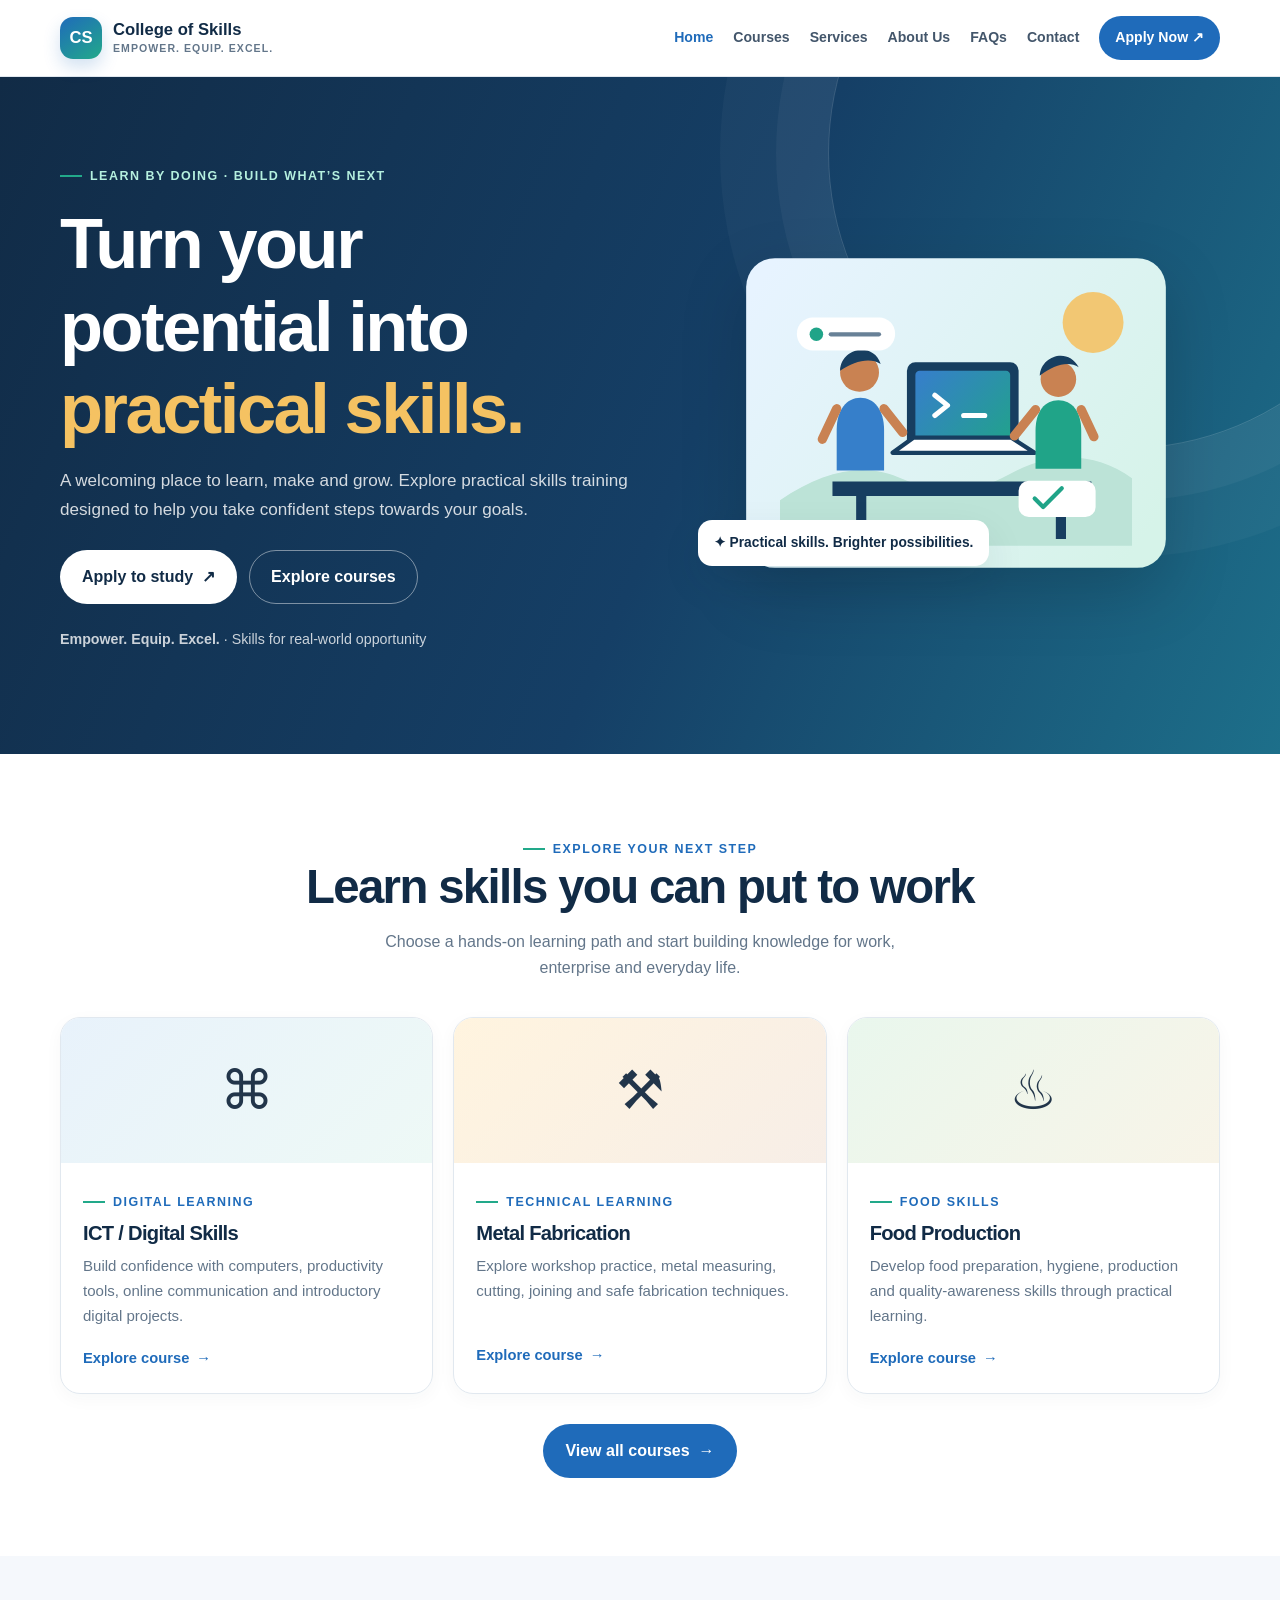
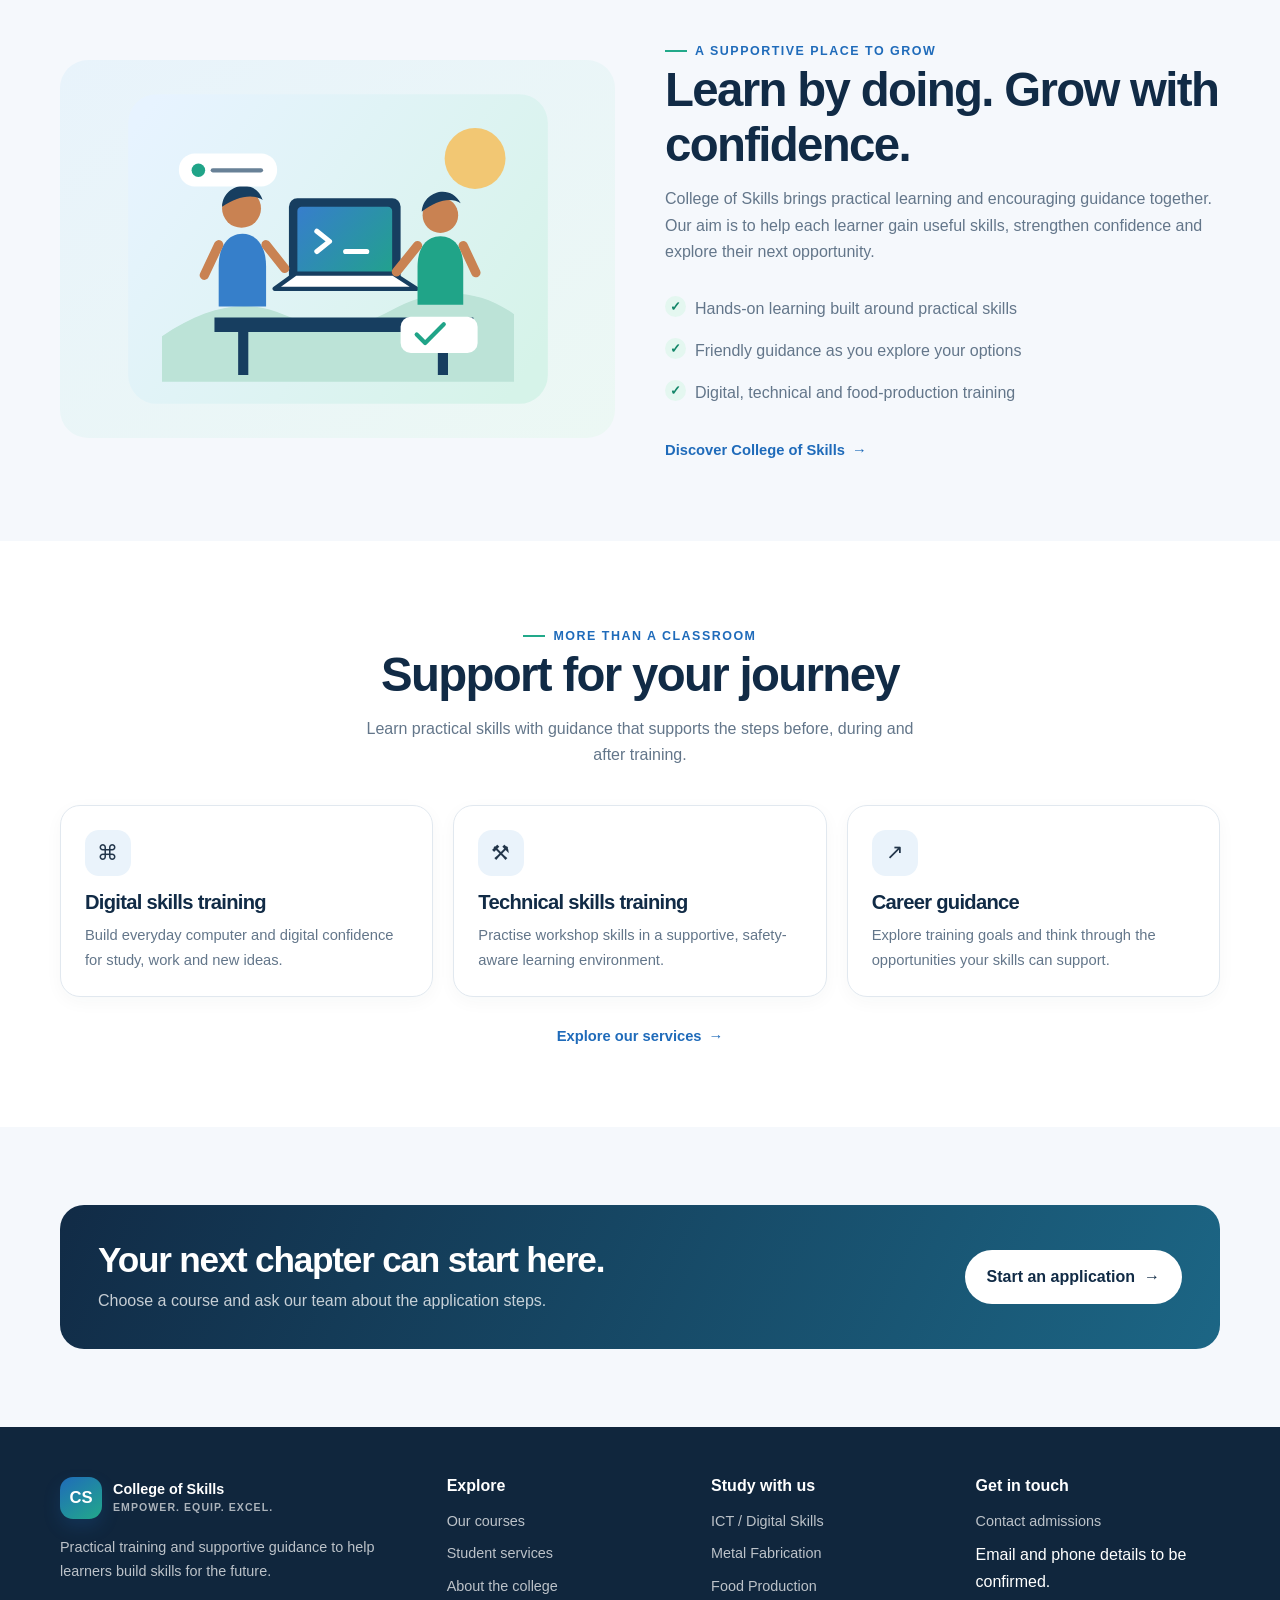
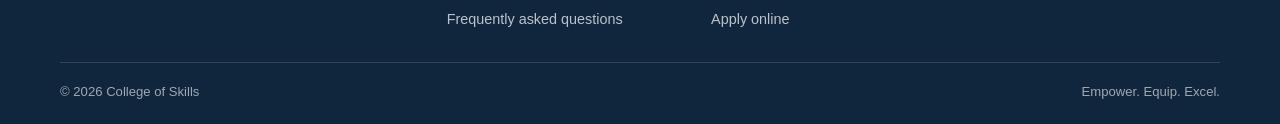
<file: index.html>
﻿<!doctype html>
<html lang="en"><head><meta charset="utf-8"><meta name="viewport" content="width=device-width, initial-scale=1"><meta name="theme-color" content="#112b46"><meta name="description" content="Explore practical training in digital skills, metal fabrication and food production at College of Skills."><title>College of Skills | Empower. Equip. Excel.</title><link rel="icon" href="images/favicon.svg" type="image/svg+xml"><link rel="stylesheet" href="css/style.css"><script src="js/script.js" defer></script></head>
<body><a class="skip-link" href="#main">Skip to main content</a>
<header class="site-header"><div class="container nav-wrap"><a class="brand" href="index.html" aria-label="College of Skills homepage"><span class="brand-mark" aria-hidden="true">CS</span><span>College of Skills<small>EMPOWER. EQUIP. EXCEL.</small></span></a><button class="menu-toggle" type="button" aria-expanded="false" aria-controls="primary-navigation" aria-label="Open navigation menu"><span aria-hidden="true">☰</span></button><nav class="main-nav" id="primary-navigation" aria-label="Main navigation"><a href="index.html">Home</a><a href="courses.html">Courses</a><a href="services.html">Services</a><a href="about.html">About Us</a><a href="faq.html">FAQs</a><a href="contact.html">Contact</a><a class="nav-apply" href="application.html">Apply Now <span aria-hidden="true">↗</span></a></nav></div></header>
<main id="main">
<section class="hero"><div class="container"><div><span class="eyebrow">Learn by doing · Build what’s next</span><h1>Turn your potential into <span>practical skills.</span></h1><p class="hero-copy">A welcoming place to learn, make and grow. Explore practical skills training designed to help you take confident steps towards your goals.</p><div class="hero-actions"><a class="button button-light" href="application.html">Apply to study <span aria-hidden="true">↗</span></a><a class="button button-outline" style="color:white;border-color:rgba(255,255,255,.45)" href="courses.html">Explore courses</a></div><p class="hero-note"><strong>Empower. Equip. Excel.</strong> · Skills for real-world opportunity</p></div><div class="hero-art"><img src="images/skills-workshop.svg" alt="Illustration of learners collaborating on a digital project"><div class="hero-tag"><span aria-hidden="true">✦</span> Practical skills. Brighter possibilities.</div></div></div></section>
<section class="section"><div class="container"><div class="section-heading"><span class="eyebrow">Explore your next step</span><h2>Learn skills you can put to work</h2><p>Choose a hands-on learning path and start building knowledge for work, enterprise and everyday life.</p></div><div class="course-grid">
<article class="course-card"><div class="course-art" aria-hidden="true">⌘</div><div class="course-copy"><span class="eyebrow">Digital learning</span><h3 style="margin-top:9px">ICT / Digital Skills</h3><p>Build confidence with computers, productivity tools, online communication and introductory digital projects.</p><a class="text-link" href="ict.html">Explore course <span aria-hidden="true">→</span></a></div></article>
<article class="course-card"><div class="course-art" aria-hidden="true">⚒</div><div class="course-copy"><span class="eyebrow">Technical learning</span><h3 style="margin-top:9px">Metal Fabrication</h3><p>Explore workshop practice, metal measuring, cutting, joining and safe fabrication techniques.</p><a class="text-link" href="metal-fabrication.html">Explore course <span aria-hidden="true">→</span></a></div></article>
<article class="course-card"><div class="course-art" aria-hidden="true">♨</div><div class="course-copy"><span class="eyebrow">Food skills</span><h3 style="margin-top:9px">Food Production</h3><p>Develop food preparation, hygiene, production and quality-awareness skills through practical learning.</p><a class="text-link" href="food-production.html">Explore course <span aria-hidden="true">→</span></a></div></article>
</div><div style="text-align:center;margin-top:30px"><a class="button button-primary" href="courses.html">View all courses <span aria-hidden="true">→</span></a></div></div></section>
<section class="section section-soft"><div class="container split"><div class="illustration-box"><img src="images/skills-workshop.svg" alt="Learners sharing ideas during a practical training session" loading="lazy"></div><div><span class="eyebrow">A supportive place to grow</span><h2>Learn by doing. Grow with confidence.</h2><p>College of Skills brings practical learning and encouraging guidance together. Our aim is to help each learner gain useful skills, strengthen confidence and explore their next opportunity.</p><ul class="check-list"><li>Hands-on learning built around practical skills</li><li>Friendly guidance as you explore your options</li><li>Digital, technical and food-production training</li></ul><a class="text-link" href="about.html">Discover College of Skills <span aria-hidden="true">→</span></a></div></div></section>
<section class="section"><div class="container"><div class="section-heading"><span class="eyebrow">More than a classroom</span><h2>Support for your journey</h2><p>Learn practical skills with guidance that supports the steps before, during and after training.</p></div><div class="service-grid"><article class="service-card"><div class="icon-tile" aria-hidden="true">⌘</div><h3>Digital skills training</h3><p>Build everyday computer and digital confidence for study, work and new ideas.</p></article><article class="service-card"><div class="icon-tile" aria-hidden="true">⚒</div><h3>Technical skills training</h3><p>Practise workshop skills in a supportive, safety-aware learning environment.</p></article><article class="service-card"><div class="icon-tile" aria-hidden="true">↗</div><h3>Career guidance</h3><p>Explore training goals and think through the opportunities your skills can support.</p></article></div><div style="text-align:center;margin-top:26px"><a class="text-link" href="services.html">Explore our services <span aria-hidden="true">→</span></a></div></div></section>
<section class="section section-soft"><div class="container"><div class="cta-band"><div><h2>Your next chapter can start here.</h2><p>Choose a course and ask our team about the application steps.</p></div><a class="button button-light" href="application.html">Start an application <span aria-hidden="true">→</span></a></div></div></section>
</main>
<footer class="site-footer"><div class="container"><div class="footer-grid"><div><a class="brand" href="index.html"><span class="brand-mark" aria-hidden="true">CS</span><span style="color:white">College of Skills<small style="color:rgba(255,255,255,.65)">EMPOWER. EQUIP. EXCEL.</small></span></a><p style="margin-top:17px;max-width:340px">Practical training and supportive guidance to help learners build skills for the future.</p></div><div><h3>Explore</h3><div class="footer-links"><a href="courses.html">Our courses</a><a href="services.html">Student services</a><a href="about.html">About the college</a><a href="faq.html">Frequently asked questions</a></div></div><div><h3>Study with us</h3><div class="footer-links"><a href="ict.html">ICT / Digital Skills</a><a href="metal-fabrication.html">Metal Fabrication</a><a href="food-production.html">Food Production</a><a href="application.html">Apply online</a></div></div><div><h3>Get in touch</h3><div class="footer-links"><a href="contact.html">Contact admissions</a><span>Email and phone details to be confirmed.</span></div></div></div><div class="footer-bottom"><span>© <span data-year></span> College of Skills</span><span>Empower. Equip. Excel.</span></div></div></footer>
</body></html>
</file>
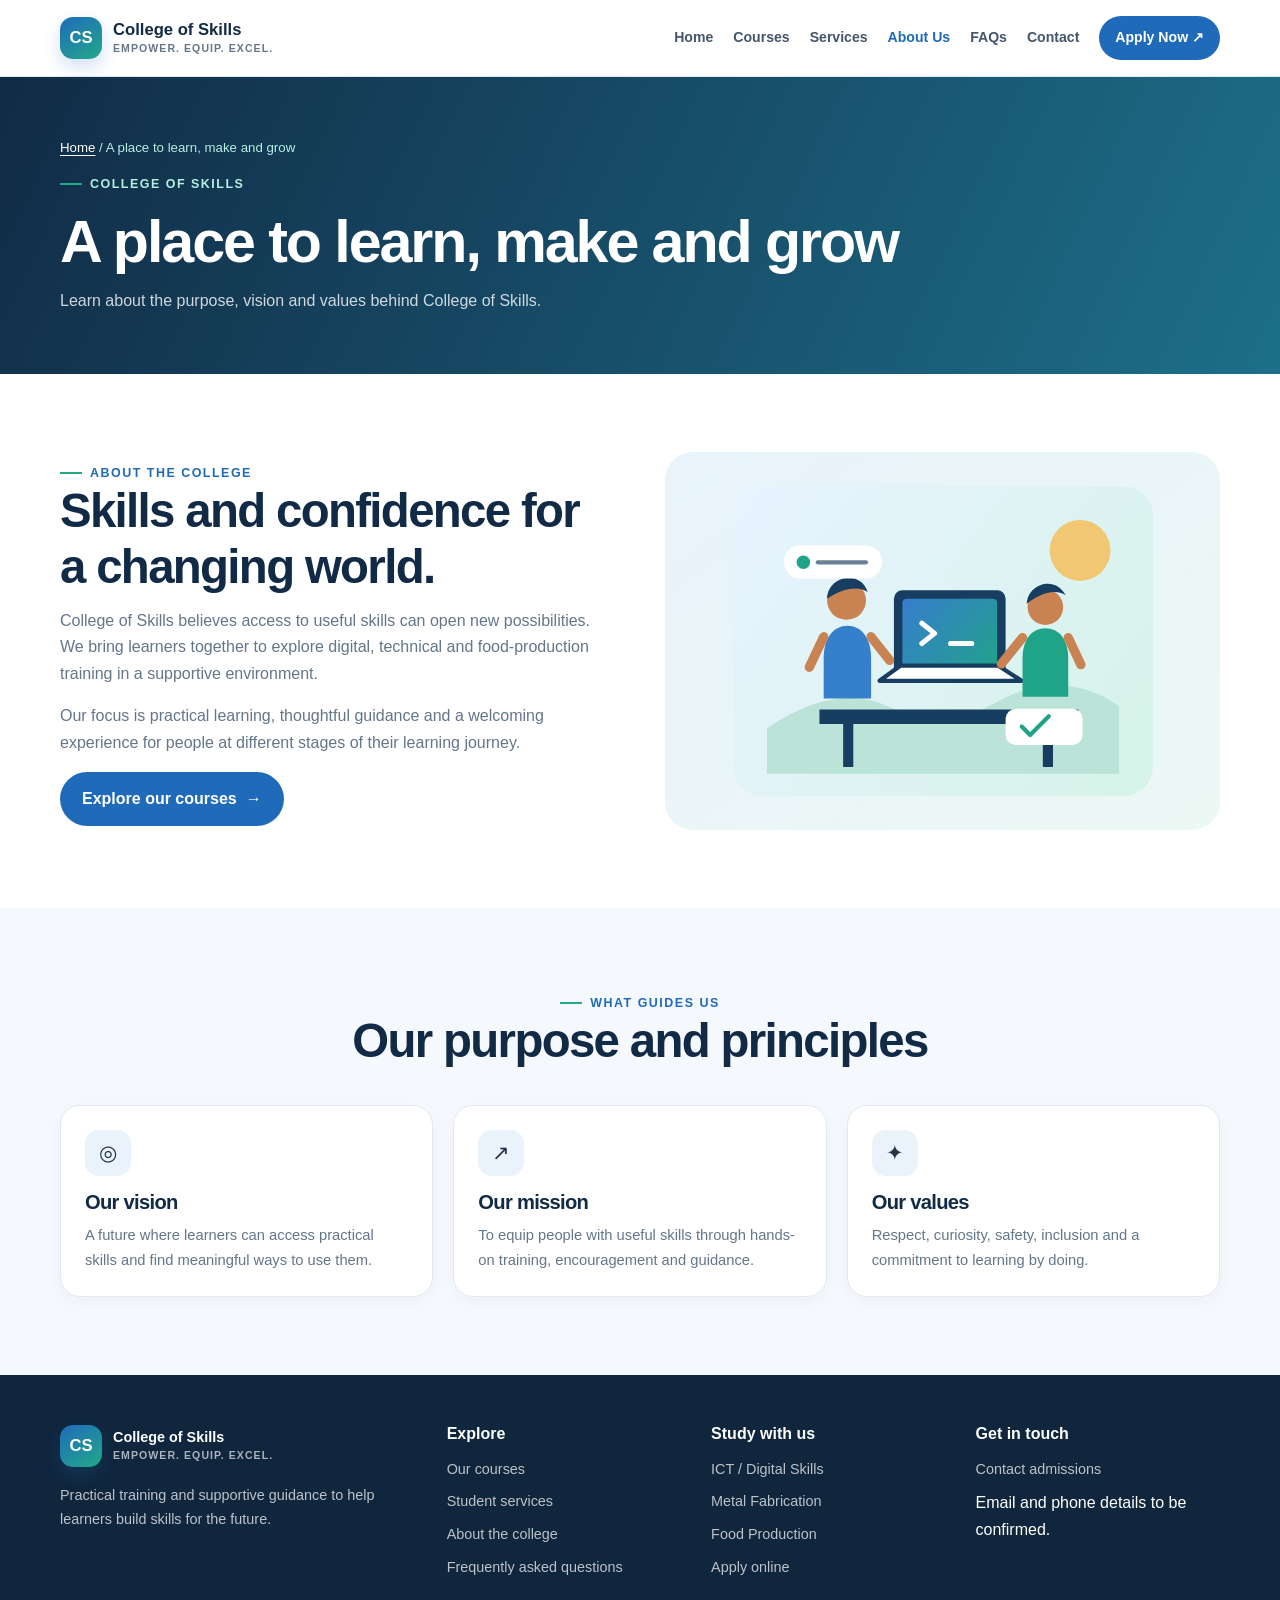
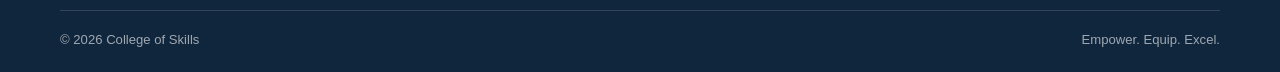
<file: about.html>
﻿<!doctype html><html lang="en"><head><meta charset="utf-8"><meta name="viewport" content="width=device-width,initial-scale=1"><meta name="theme-color" content="#112b46"><meta name="description" content="Discover the vision, mission and values of College of Skills."><title>About us | College of Skills</title><link rel="icon" href="images/favicon.svg" type="image/svg+xml"><link rel="stylesheet" href="css/style.css"><script src="js/script.js" defer></script></head><body><a class="skip-link" href="#main">Skip to main content</a><header class="site-header"><div class="container nav-wrap"><a class="brand" href="index.html" aria-label="College of Skills homepage"><span class="brand-mark" aria-hidden="true">CS</span><span>College of Skills<small>EMPOWER. EQUIP. EXCEL.</small></span></a><button class="menu-toggle" type="button" aria-expanded="false" aria-controls="primary-navigation" aria-label="Open navigation menu"><span aria-hidden="true">☰</span></button><nav class="main-nav" id="primary-navigation" aria-label="Main navigation"><a href="index.html">Home</a><a href="courses.html">Courses</a><a href="services.html">Services</a><a href="about.html">About Us</a><a href="faq.html">FAQs</a><a href="contact.html">Contact</a><a class="nav-apply" href="application.html">Apply Now <span aria-hidden="true">↗</span></a></nav></div></header><main id="main"><section class="page-hero"><div class="container"><div class="breadcrumbs"><a class="breadcrumb-link" href="index.html">Home</a> / A place to learn, make and grow</div><span class="eyebrow" style="color:#b5f0df;margin-top:15px">College of Skills</span><h1>A place to learn, make and grow</h1><p>Learn about the purpose, vision and values behind College of Skills.</p></div></section>
<section class="section"><div class="container split"><div><span class="eyebrow">About the college</span><h2>Skills and confidence for a changing world.</h2><p>College of Skills believes access to useful skills can open new possibilities. We bring learners together to explore digital, technical and food-production training in a supportive environment.</p><p>Our focus is practical learning, thoughtful guidance and a welcoming experience for people at different stages of their learning journey.</p><a class="button button-primary" href="courses.html">Explore our courses <span aria-hidden="true">→</span></a></div><div class="illustration-box"><img src="images/skills-workshop.svg" alt="Learners sharing ideas during practical training" loading="lazy"></div></div></section>
<section class="section section-soft"><div class="container"><div class="section-heading"><span class="eyebrow">What guides us</span><h2>Our purpose and principles</h2></div><div class="service-grid"><article class="service-card"><div class="icon-tile" aria-hidden="true">◎</div><h3>Our vision</h3><p>A future where learners can access practical skills and find meaningful ways to use them.</p></article><article class="service-card"><div class="icon-tile" aria-hidden="true">↗</div><h3>Our mission</h3><p>To equip people with useful skills through hands-on training, encouragement and guidance.</p></article><article class="service-card"><div class="icon-tile" aria-hidden="true">✦</div><h3>Our values</h3><p>Respect, curiosity, safety, inclusion and a commitment to learning by doing.</p></article></div></div></section></main><footer class="site-footer"><div class="container"><div class="footer-grid"><div><a class="brand" href="index.html"><span class="brand-mark" aria-hidden="true">CS</span><span style="color:white">College of Skills<small style="color:rgba(255,255,255,.65)">EMPOWER. EQUIP. EXCEL.</small></span></a><p style="margin-top:17px;max-width:340px">Practical training and supportive guidance to help learners build skills for the future.</p></div><div><h3>Explore</h3><div class="footer-links"><a href="courses.html">Our courses</a><a href="services.html">Student services</a><a href="about.html">About the college</a><a href="faq.html">Frequently asked questions</a></div></div><div><h3>Study with us</h3><div class="footer-links"><a href="ict.html">ICT / Digital Skills</a><a href="metal-fabrication.html">Metal Fabrication</a><a href="food-production.html">Food Production</a><a href="application.html">Apply online</a></div></div><div><h3>Get in touch</h3><div class="footer-links"><a href="contact.html">Contact admissions</a><span>Email and phone details to be confirmed.</span></div></div></div><div class="footer-bottom"><span>© <span data-year></span> College of Skills</span><span>Empower. Equip. Excel.</span></div></div></footer></body></html>
</file>
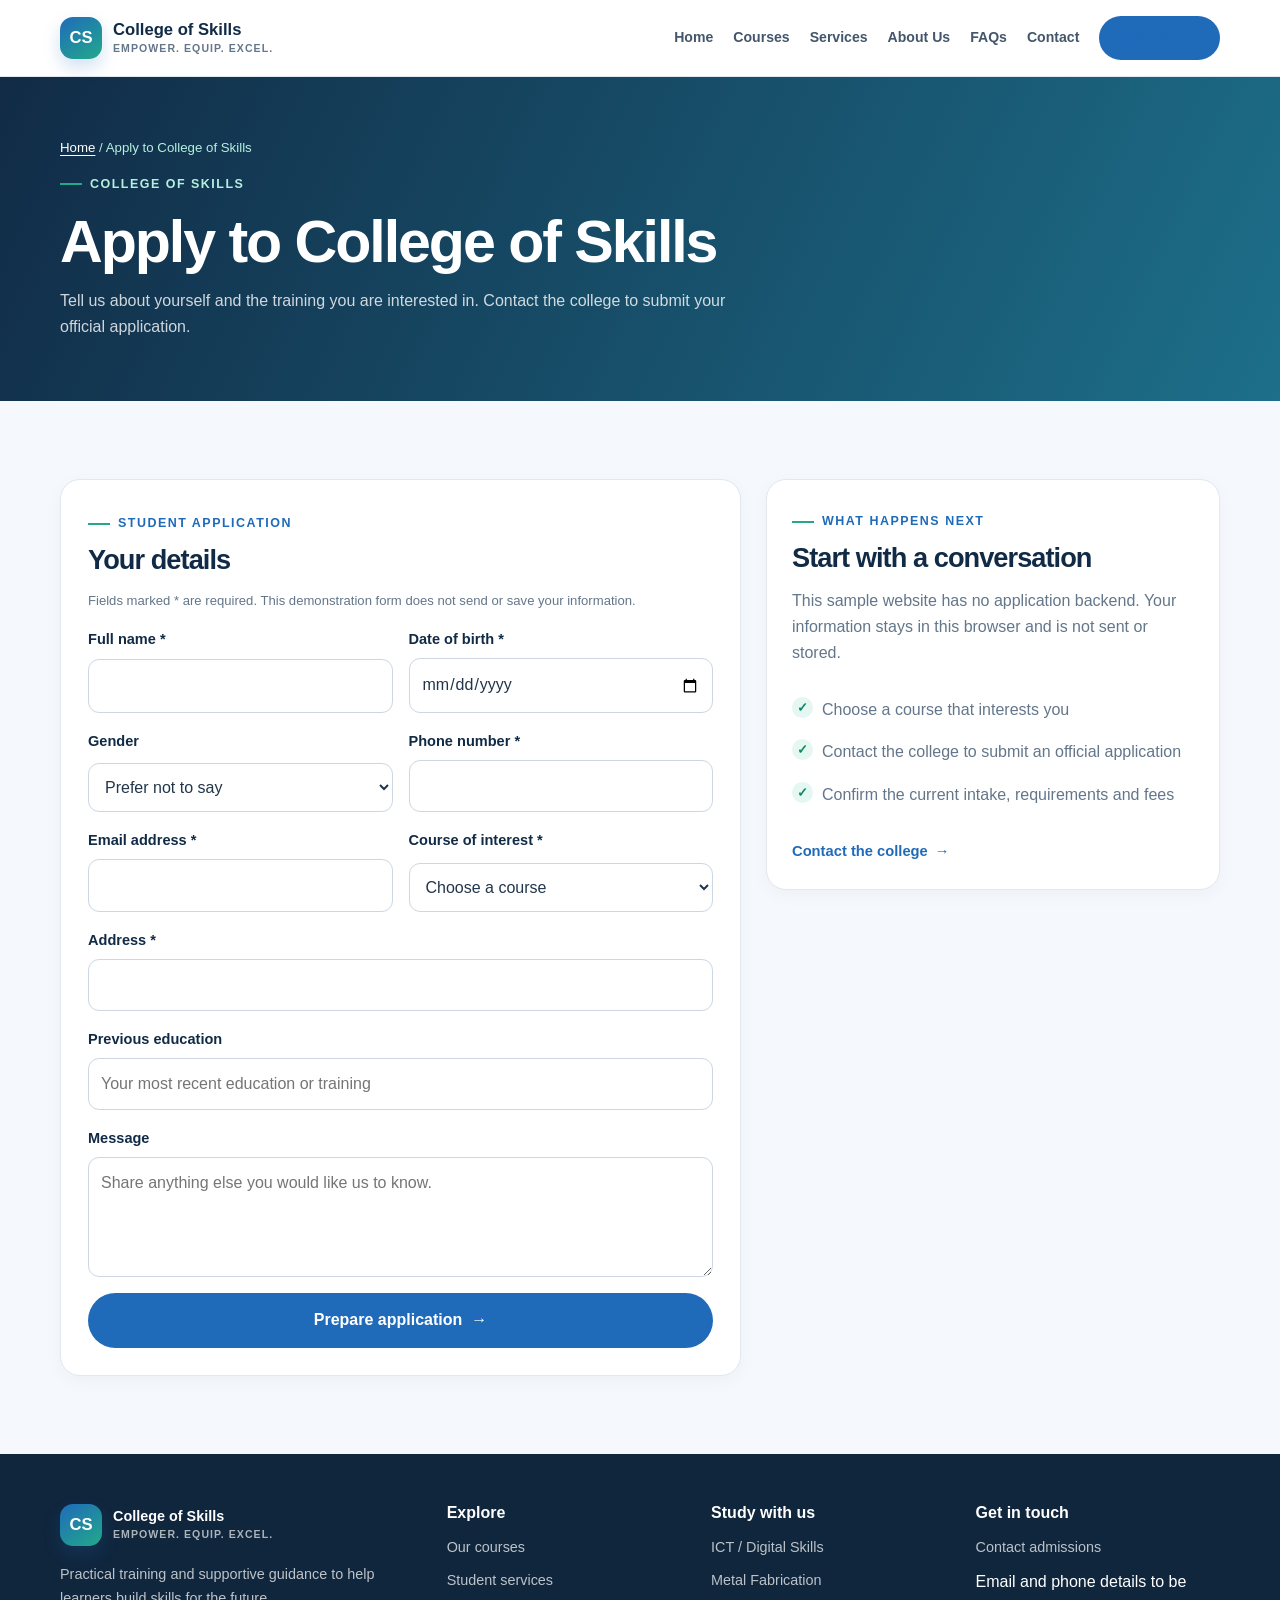
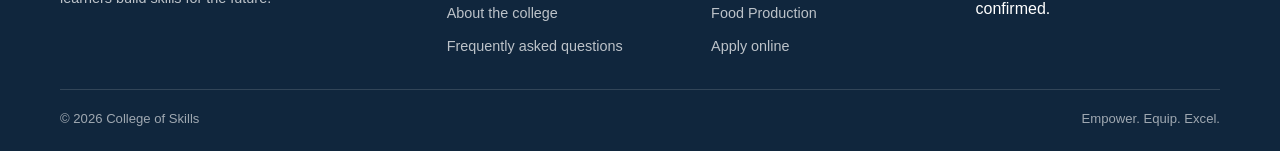
<file: application.html>
﻿<!doctype html><html lang="en"><head><meta charset="utf-8"><meta name="viewport" content="width=device-width,initial-scale=1"><meta name="theme-color" content="#112b46"><meta name="description" content="Prepare an application enquiry for College of Skills."><title>Apply online | College of Skills</title><link rel="icon" href="images/favicon.svg" type="image/svg+xml"><link rel="stylesheet" href="css/style.css"><script src="js/script.js" defer></script></head><body><a class="skip-link" href="#main">Skip to main content</a><header class="site-header"><div class="container nav-wrap"><a class="brand" href="index.html" aria-label="College of Skills homepage"><span class="brand-mark" aria-hidden="true">CS</span><span>College of Skills<small>EMPOWER. EQUIP. EXCEL.</small></span></a><button class="menu-toggle" type="button" aria-expanded="false" aria-controls="primary-navigation" aria-label="Open navigation menu"><span aria-hidden="true">☰</span></button><nav class="main-nav" id="primary-navigation" aria-label="Main navigation"><a href="index.html">Home</a><a href="courses.html">Courses</a><a href="services.html">Services</a><a href="about.html">About Us</a><a href="faq.html">FAQs</a><a href="contact.html">Contact</a><a class="nav-apply" href="application.html">Apply Now <span aria-hidden="true">↗</span></a></nav></div></header><main id="main"><section class="page-hero"><div class="container"><div class="breadcrumbs"><a class="breadcrumb-link" href="index.html">Home</a> / Apply to College of Skills</div><span class="eyebrow" style="color:#b5f0df;margin-top:15px">College of Skills</span><h1>Apply to College of Skills</h1><p>Tell us about yourself and the training you are interested in. Contact the college to submit your official application.</p></div></section>
<section class="section section-soft"><div class="container form-layout"><form class="content-card form-card" data-demo-form><span class="eyebrow">Student application</span><h2 style="font-size:1.7rem;margin-top:10px">Your details</h2><p class="fine-print">Fields marked * are required. This demonstration form does not send or save your information.</p><div class="form-grid"><div class="field"><label for="full-name">Full name *</label><input id="full-name" name="name" autocomplete="name" required></div><div class="field"><label for="birth-date">Date of birth *</label><input id="birth-date" name="birthDate" type="date" required></div><div class="field"><label for="gender">Gender</label><select id="gender" name="gender"><option value="">Prefer not to say</option><option>Female</option><option>Male</option><option>Another identity</option></select></div><div class="field"><label for="phone">Phone number *</label><input id="phone" name="phone" type="tel" autocomplete="tel" required></div><div class="field"><label for="email">Email address *</label><input id="email" name="email" type="email" autocomplete="email" required></div><div class="field"><label for="course">Course of interest *</label><select id="course" name="course" required><option value="">Choose a course</option><option>ICT / Digital Skills</option>
<option>Metal Fabrication</option>
<option>Food Production</option></select></div><div class="field full"><label for="address">Address *</label><input id="address" name="address" autocomplete="street-address" required></div><div class="field full"><label for="education">Previous education</label><input id="education" name="education" placeholder="Your most recent education or training"></div><div class="field full"><label for="application-message">Message</label><textarea id="application-message" name="message" placeholder="Share anything else you would like us to know."></textarea></div><div class="field full"><button class="button button-primary" type="submit">Prepare application <span aria-hidden="true">→</span></button><p class="form-notice" role="status" aria-live="polite"></p></div></div></form><aside class="content-card"><span class="eyebrow">What happens next</span><h2 style="font-size:1.7rem;margin-top:10px">Start with a conversation</h2><p>This sample website has no application backend. Your information stays in this browser and is not sent or stored.</p><ul class="check-list"><li>Choose a course that interests you</li><li>Contact the college to submit an official application</li><li>Confirm the current intake, requirements and fees</li></ul><a class="text-link" href="contact.html">Contact the college <span aria-hidden="true">→</span></a></aside></div></section></main><footer class="site-footer"><div class="container"><div class="footer-grid"><div><a class="brand" href="index.html"><span class="brand-mark" aria-hidden="true">CS</span><span style="color:white">College of Skills<small style="color:rgba(255,255,255,.65)">EMPOWER. EQUIP. EXCEL.</small></span></a><p style="margin-top:17px;max-width:340px">Practical training and supportive guidance to help learners build skills for the future.</p></div><div><h3>Explore</h3><div class="footer-links"><a href="courses.html">Our courses</a><a href="services.html">Student services</a><a href="about.html">About the college</a><a href="faq.html">Frequently asked questions</a></div></div><div><h3>Study with us</h3><div class="footer-links"><a href="ict.html">ICT / Digital Skills</a><a href="metal-fabrication.html">Metal Fabrication</a><a href="food-production.html">Food Production</a><a href="application.html">Apply online</a></div></div><div><h3>Get in touch</h3><div class="footer-links"><a href="contact.html">Contact admissions</a><span>Email and phone details to be confirmed.</span></div></div></div><div class="footer-bottom"><span>© <span data-year></span> College of Skills</span><span>Empower. Equip. Excel.</span></div></div></footer></body></html>
</file>
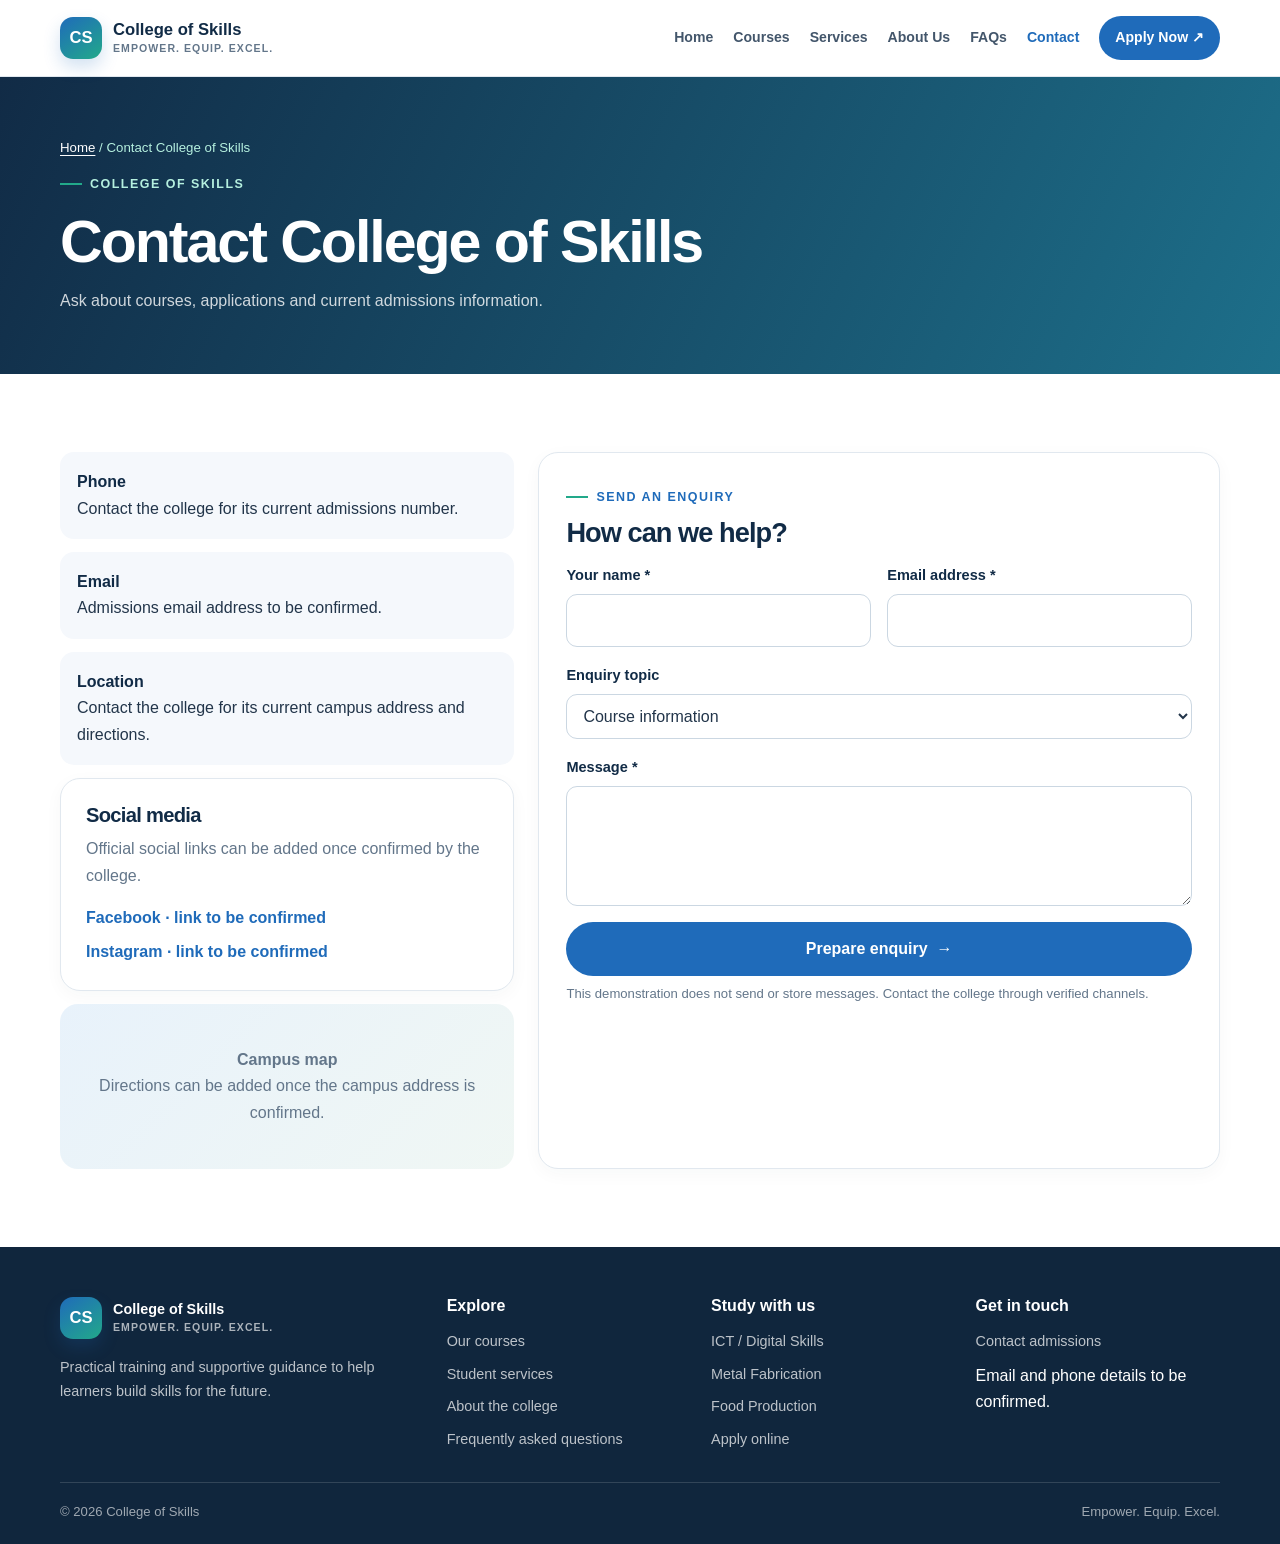
<file: contact.html>
﻿<!doctype html><html lang="en"><head><meta charset="utf-8"><meta name="viewport" content="width=device-width,initial-scale=1"><meta name="theme-color" content="#112b46"><meta name="description" content="Contact College of Skills with course and application enquiries."><title>Contact us | College of Skills</title><link rel="icon" href="images/favicon.svg" type="image/svg+xml"><link rel="stylesheet" href="css/style.css"><script src="js/script.js" defer></script></head><body><a class="skip-link" href="#main">Skip to main content</a><header class="site-header"><div class="container nav-wrap"><a class="brand" href="index.html" aria-label="College of Skills homepage"><span class="brand-mark" aria-hidden="true">CS</span><span>College of Skills<small>EMPOWER. EQUIP. EXCEL.</small></span></a><button class="menu-toggle" type="button" aria-expanded="false" aria-controls="primary-navigation" aria-label="Open navigation menu"><span aria-hidden="true">☰</span></button><nav class="main-nav" id="primary-navigation" aria-label="Main navigation"><a href="index.html">Home</a><a href="courses.html">Courses</a><a href="services.html">Services</a><a href="about.html">About Us</a><a href="faq.html">FAQs</a><a href="contact.html">Contact</a><a class="nav-apply" href="application.html">Apply Now <span aria-hidden="true">↗</span></a></nav></div></header><main id="main"><section class="page-hero"><div class="container"><div class="breadcrumbs"><a class="breadcrumb-link" href="index.html">Home</a> / Contact College of Skills</div><span class="eyebrow" style="color:#b5f0df;margin-top:15px">College of Skills</span><h1>Contact College of Skills</h1><p>Ask about courses, applications and current admissions information.</p></div></section>
<section class="section"><div class="container contact-grid"><div class="contact-info"><article class="contact-line"><strong>Phone</strong><span>Contact the college for its current admissions number.</span></article><article class="contact-line"><strong>Email</strong><span>Admissions email address to be confirmed.</span></article><article class="contact-line"><strong>Location</strong><span>Contact the college for its current campus address and directions.</span></article><article class="content-card"><h3>Social media</h3><p>Official social links can be added once confirmed by the college.</p><div class="social-links"><span>Facebook · link to be confirmed</span><span>Instagram · link to be confirmed</span></div></article><div class="map-placeholder" role="img" aria-label="Map placeholder; campus address to be confirmed"><span><strong>Campus map</strong><br>Directions can be added once the campus address is confirmed.</span></div></div><form class="content-card form-card" data-demo-form><span class="eyebrow">Send an enquiry</span><h2 style="font-size:1.7rem;margin-top:10px">How can we help?</h2><div class="form-grid"><div class="field"><label for="contact-name">Your name *</label><input id="contact-name" name="name" autocomplete="name" required></div><div class="field"><label for="contact-email">Email address *</label><input id="contact-email" name="email" type="email" autocomplete="email" required></div><div class="field full"><label for="contact-topic">Enquiry topic</label><select id="contact-topic" name="topic"><option>Course information</option><option>Applications</option><option>Student services</option><option>Other</option></select></div><div class="field full"><label for="contact-message">Message *</label><textarea id="contact-message" name="message" required></textarea></div><div class="field full"><button class="button button-primary" type="submit">Prepare enquiry <span aria-hidden="true">→</span></button><p class="form-notice" role="status" aria-live="polite"></p><p class="fine-print">This demonstration does not send or store messages. Contact the college through verified channels.</p></div></div></form></div></section></main><footer class="site-footer"><div class="container"><div class="footer-grid"><div><a class="brand" href="index.html"><span class="brand-mark" aria-hidden="true">CS</span><span style="color:white">College of Skills<small style="color:rgba(255,255,255,.65)">EMPOWER. EQUIP. EXCEL.</small></span></a><p style="margin-top:17px;max-width:340px">Practical training and supportive guidance to help learners build skills for the future.</p></div><div><h3>Explore</h3><div class="footer-links"><a href="courses.html">Our courses</a><a href="services.html">Student services</a><a href="about.html">About the college</a><a href="faq.html">Frequently asked questions</a></div></div><div><h3>Study with us</h3><div class="footer-links"><a href="ict.html">ICT / Digital Skills</a><a href="metal-fabrication.html">Metal Fabrication</a><a href="food-production.html">Food Production</a><a href="application.html">Apply online</a></div></div><div><h3>Get in touch</h3><div class="footer-links"><a href="contact.html">Contact admissions</a><span>Email and phone details to be confirmed.</span></div></div></div><div class="footer-bottom"><span>© <span data-year></span> College of Skills</span><span>Empower. Equip. Excel.</span></div></div></footer></body></html>
</file>
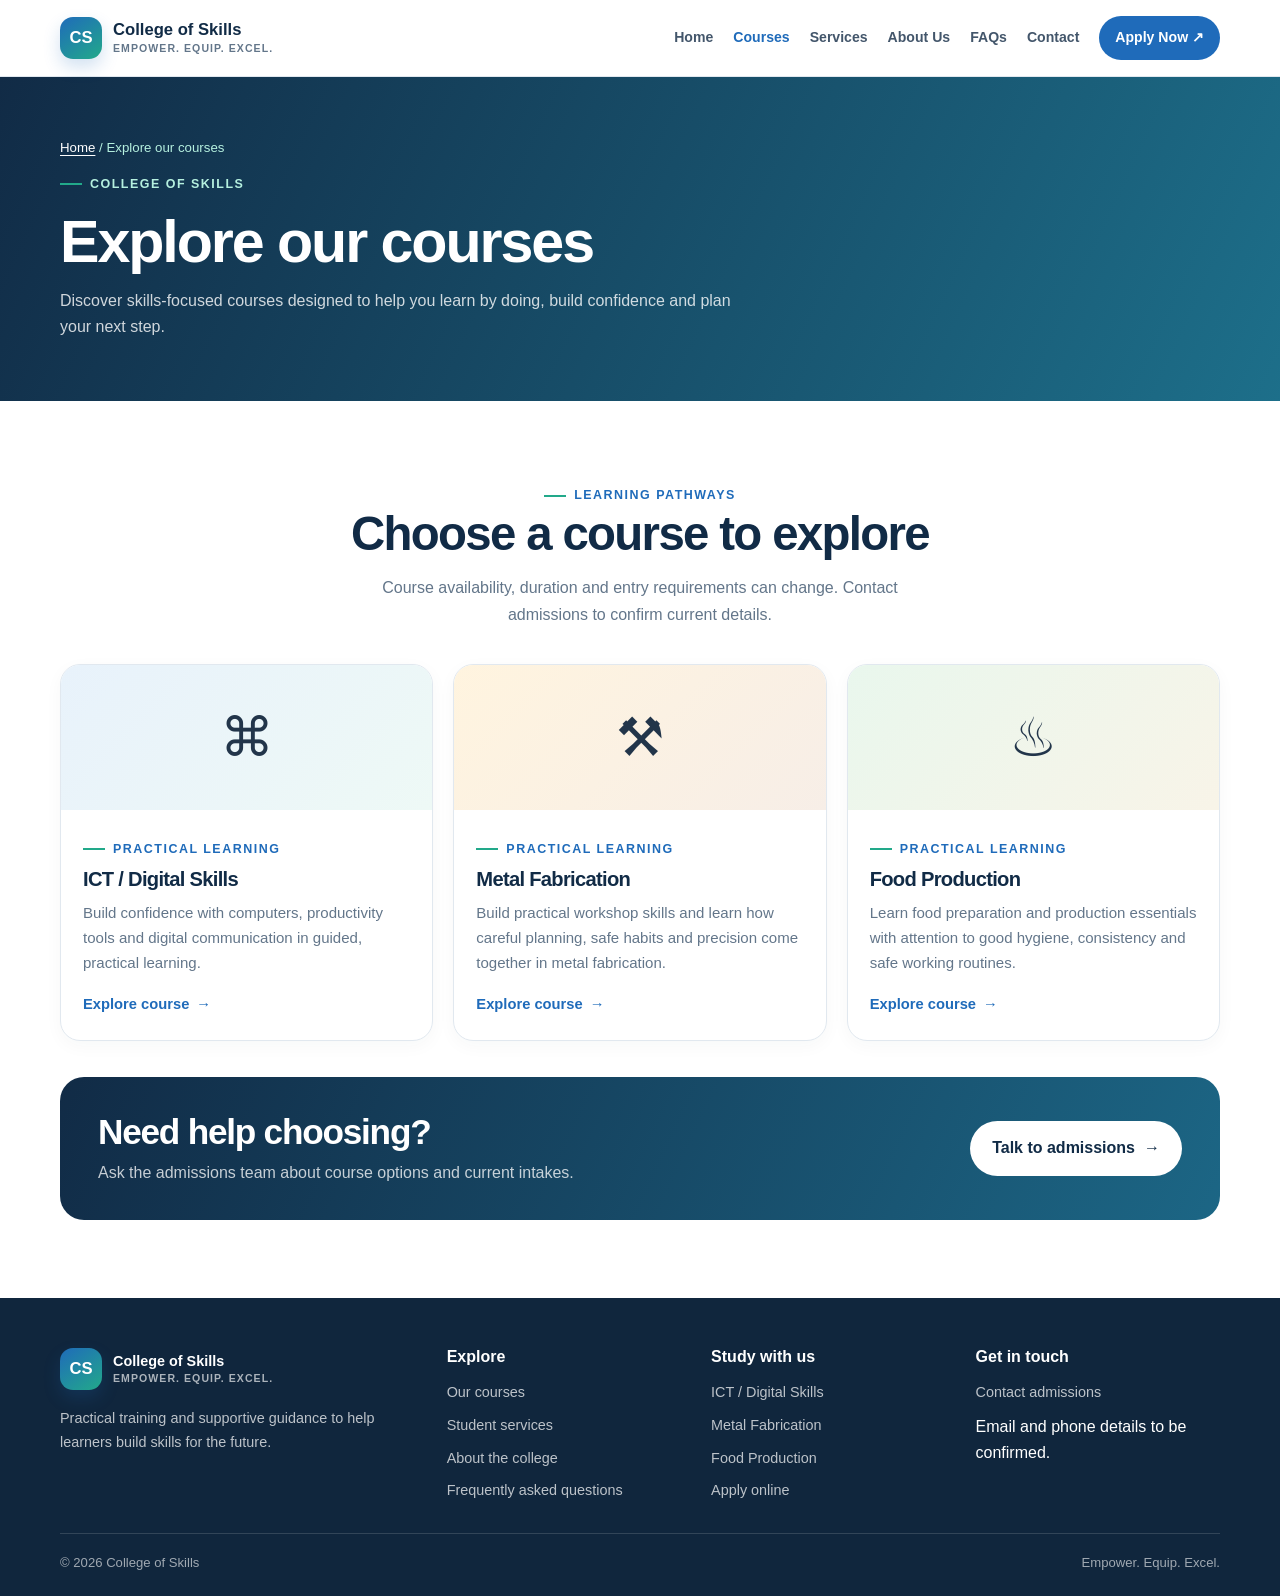
<file: courses.html>
﻿<!doctype html><html lang="en"><head><meta charset="utf-8"><meta name="viewport" content="width=device-width,initial-scale=1"><meta name="theme-color" content="#112b46"><meta name="description" content="Explore courses in ICT, metal fabrication and food production at College of Skills."><title>Courses | College of Skills</title><link rel="icon" href="images/favicon.svg" type="image/svg+xml"><link rel="stylesheet" href="css/style.css"><script src="js/script.js" defer></script></head><body><a class="skip-link" href="#main">Skip to main content</a><header class="site-header"><div class="container nav-wrap"><a class="brand" href="index.html" aria-label="College of Skills homepage"><span class="brand-mark" aria-hidden="true">CS</span><span>College of Skills<small>EMPOWER. EQUIP. EXCEL.</small></span></a><button class="menu-toggle" type="button" aria-expanded="false" aria-controls="primary-navigation" aria-label="Open navigation menu"><span aria-hidden="true">☰</span></button><nav class="main-nav" id="primary-navigation" aria-label="Main navigation"><a href="index.html">Home</a><a href="courses.html">Courses</a><a href="services.html">Services</a><a href="about.html">About Us</a><a href="faq.html">FAQs</a><a href="contact.html">Contact</a><a class="nav-apply" href="application.html">Apply Now <span aria-hidden="true">↗</span></a></nav></div></header><main id="main"><section class="page-hero"><div class="container"><div class="breadcrumbs"><a class="breadcrumb-link" href="index.html">Home</a> / Explore our courses</div><span class="eyebrow" style="color:#b5f0df;margin-top:15px">College of Skills</span><h1>Explore our courses</h1><p>Discover skills-focused courses designed to help you learn by doing, build confidence and plan your next step.</p></div></section>
<section class="section"><div class="container"><div class="section-heading"><span class="eyebrow">Learning pathways</span><h2>Choose a course to explore</h2><p>Course availability, duration and entry requirements can change. Contact admissions to confirm current details.</p></div><div class="course-grid"><article class="course-card"><div class="course-art" aria-hidden="true">⌘</div><div class="course-copy"><span class="eyebrow">Practical learning</span><h3 style="margin-top:9px">ICT / Digital Skills</h3><p>Build confidence with computers, productivity tools and digital communication in guided, practical learning.</p><a class="text-link" href="ict.html">Explore course <span aria-hidden="true">→</span></a></div></article>
<article class="course-card"><div class="course-art" aria-hidden="true">⚒</div><div class="course-copy"><span class="eyebrow">Practical learning</span><h3 style="margin-top:9px">Metal Fabrication</h3><p>Build practical workshop skills and learn how careful planning, safe habits and precision come together in metal fabrication.</p><a class="text-link" href="metal-fabrication.html">Explore course <span aria-hidden="true">→</span></a></div></article>
<article class="course-card"><div class="course-art" aria-hidden="true">♨</div><div class="course-copy"><span class="eyebrow">Practical learning</span><h3 style="margin-top:9px">Food Production</h3><p>Learn food preparation and production essentials with attention to good hygiene, consistency and safe working routines.</p><a class="text-link" href="food-production.html">Explore course <span aria-hidden="true">→</span></a></div></article></div><div class="cta-band" style="margin-top:36px"><div><h2>Need help choosing?</h2><p>Ask the admissions team about course options and current intakes.</p></div><a class="button button-light" href="contact.html">Talk to admissions <span aria-hidden="true">→</span></a></div></div></section></main><footer class="site-footer"><div class="container"><div class="footer-grid"><div><a class="brand" href="index.html"><span class="brand-mark" aria-hidden="true">CS</span><span style="color:white">College of Skills<small style="color:rgba(255,255,255,.65)">EMPOWER. EQUIP. EXCEL.</small></span></a><p style="margin-top:17px;max-width:340px">Practical training and supportive guidance to help learners build skills for the future.</p></div><div><h3>Explore</h3><div class="footer-links"><a href="courses.html">Our courses</a><a href="services.html">Student services</a><a href="about.html">About the college</a><a href="faq.html">Frequently asked questions</a></div></div><div><h3>Study with us</h3><div class="footer-links"><a href="ict.html">ICT / Digital Skills</a><a href="metal-fabrication.html">Metal Fabrication</a><a href="food-production.html">Food Production</a><a href="application.html">Apply online</a></div></div><div><h3>Get in touch</h3><div class="footer-links"><a href="contact.html">Contact admissions</a><span>Email and phone details to be confirmed.</span></div></div></div><div class="footer-bottom"><span>© <span data-year></span> College of Skills</span><span>Empower. Equip. Excel.</span></div></div></footer></body></html>
</file>
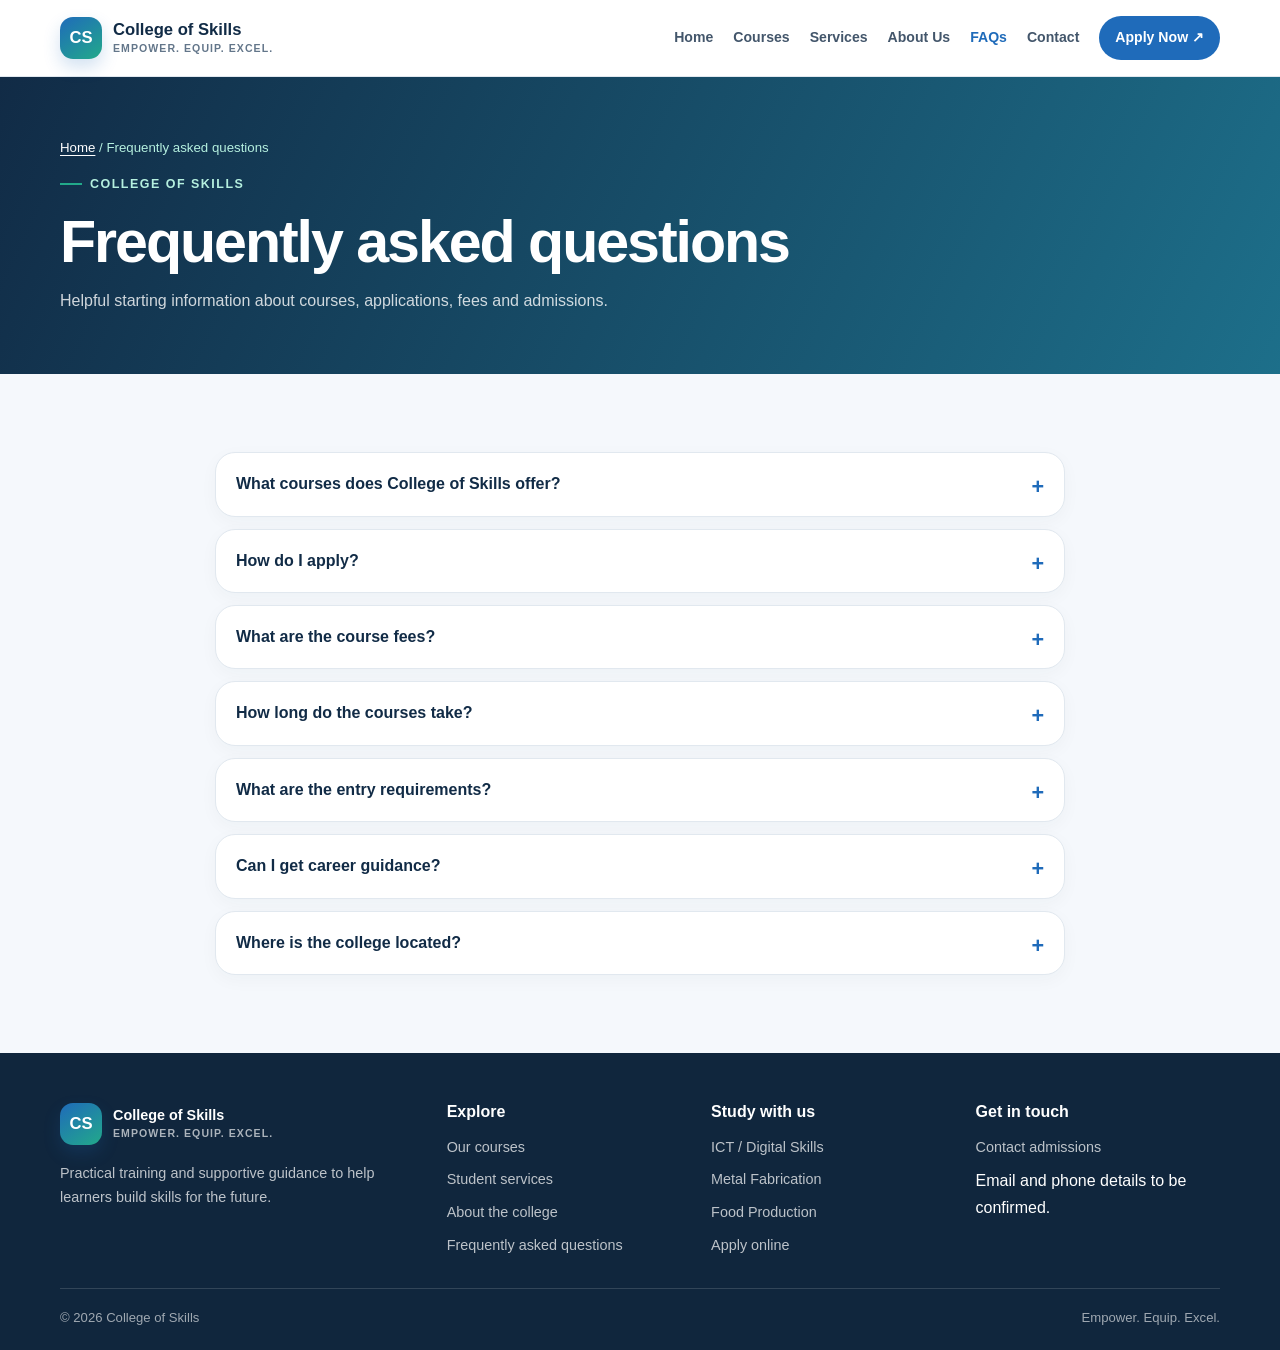
<file: faq.html>
﻿<!doctype html><html lang="en"><head><meta charset="utf-8"><meta name="viewport" content="width=device-width,initial-scale=1"><meta name="theme-color" content="#112b46"><meta name="description" content="Answers to common College of Skills questions about courses and applications."><title>FAQs | College of Skills</title><link rel="icon" href="images/favicon.svg" type="image/svg+xml"><link rel="stylesheet" href="css/style.css"><script src="js/script.js" defer></script></head><body><a class="skip-link" href="#main">Skip to main content</a><header class="site-header"><div class="container nav-wrap"><a class="brand" href="index.html" aria-label="College of Skills homepage"><span class="brand-mark" aria-hidden="true">CS</span><span>College of Skills<small>EMPOWER. EQUIP. EXCEL.</small></span></a><button class="menu-toggle" type="button" aria-expanded="false" aria-controls="primary-navigation" aria-label="Open navigation menu"><span aria-hidden="true">☰</span></button><nav class="main-nav" id="primary-navigation" aria-label="Main navigation"><a href="index.html">Home</a><a href="courses.html">Courses</a><a href="services.html">Services</a><a href="about.html">About Us</a><a href="faq.html">FAQs</a><a href="contact.html">Contact</a><a class="nav-apply" href="application.html">Apply Now <span aria-hidden="true">↗</span></a></nav></div></header><main id="main"><section class="page-hero"><div class="container"><div class="breadcrumbs"><a class="breadcrumb-link" href="index.html">Home</a> / Frequently asked questions</div><span class="eyebrow" style="color:#b5f0df;margin-top:15px">College of Skills</span><h1>Frequently asked questions</h1><p>Helpful starting information about courses, applications, fees and admissions.</p></div></section>
<section class="section section-soft"><div class="container"><div class="faq-list"><details class="faq-item"><summary>What courses does College of Skills offer?</summary><p>The courses featured here are ICT / Digital Skills, Metal Fabrication and Food Production. Contact the college to confirm current intakes and availability.</p></details>
<details class="faq-item"><summary>How do I apply?</summary><p>Use the online application page to prepare your details. This demonstration does not send applications, so contact the college directly to complete an official application.</p></details>
<details class="faq-item"><summary>What are the course fees?</summary><p>Fees can depend on the course and intake. Please contact the college to confirm current fees before applying.</p></details>
<details class="faq-item"><summary>How long do the courses take?</summary><p>Schedules and course duration can vary. Ask the college for current details about the course you are interested in.</p></details>
<details class="faq-item"><summary>What are the entry requirements?</summary><p>Entry requirements may vary by course and intake. Contact admissions for current requirements and supporting documents.</p></details>
<details class="faq-item"><summary>Can I get career guidance?</summary><p>Career guidance is among the services described on this website. Contact the college to ask what support is currently available.</p></details>
<details class="faq-item"><summary>Where is the college located?</summary><p>Contact the college to confirm its current campus location and directions.</p></details></div></div></section></main><footer class="site-footer"><div class="container"><div class="footer-grid"><div><a class="brand" href="index.html"><span class="brand-mark" aria-hidden="true">CS</span><span style="color:white">College of Skills<small style="color:rgba(255,255,255,.65)">EMPOWER. EQUIP. EXCEL.</small></span></a><p style="margin-top:17px;max-width:340px">Practical training and supportive guidance to help learners build skills for the future.</p></div><div><h3>Explore</h3><div class="footer-links"><a href="courses.html">Our courses</a><a href="services.html">Student services</a><a href="about.html">About the college</a><a href="faq.html">Frequently asked questions</a></div></div><div><h3>Study with us</h3><div class="footer-links"><a href="ict.html">ICT / Digital Skills</a><a href="metal-fabrication.html">Metal Fabrication</a><a href="food-production.html">Food Production</a><a href="application.html">Apply online</a></div></div><div><h3>Get in touch</h3><div class="footer-links"><a href="contact.html">Contact admissions</a><span>Email and phone details to be confirmed.</span></div></div></div><div class="footer-bottom"><span>© <span data-year></span> College of Skills</span><span>Empower. Equip. Excel.</span></div></div></footer></body></html>
</file>
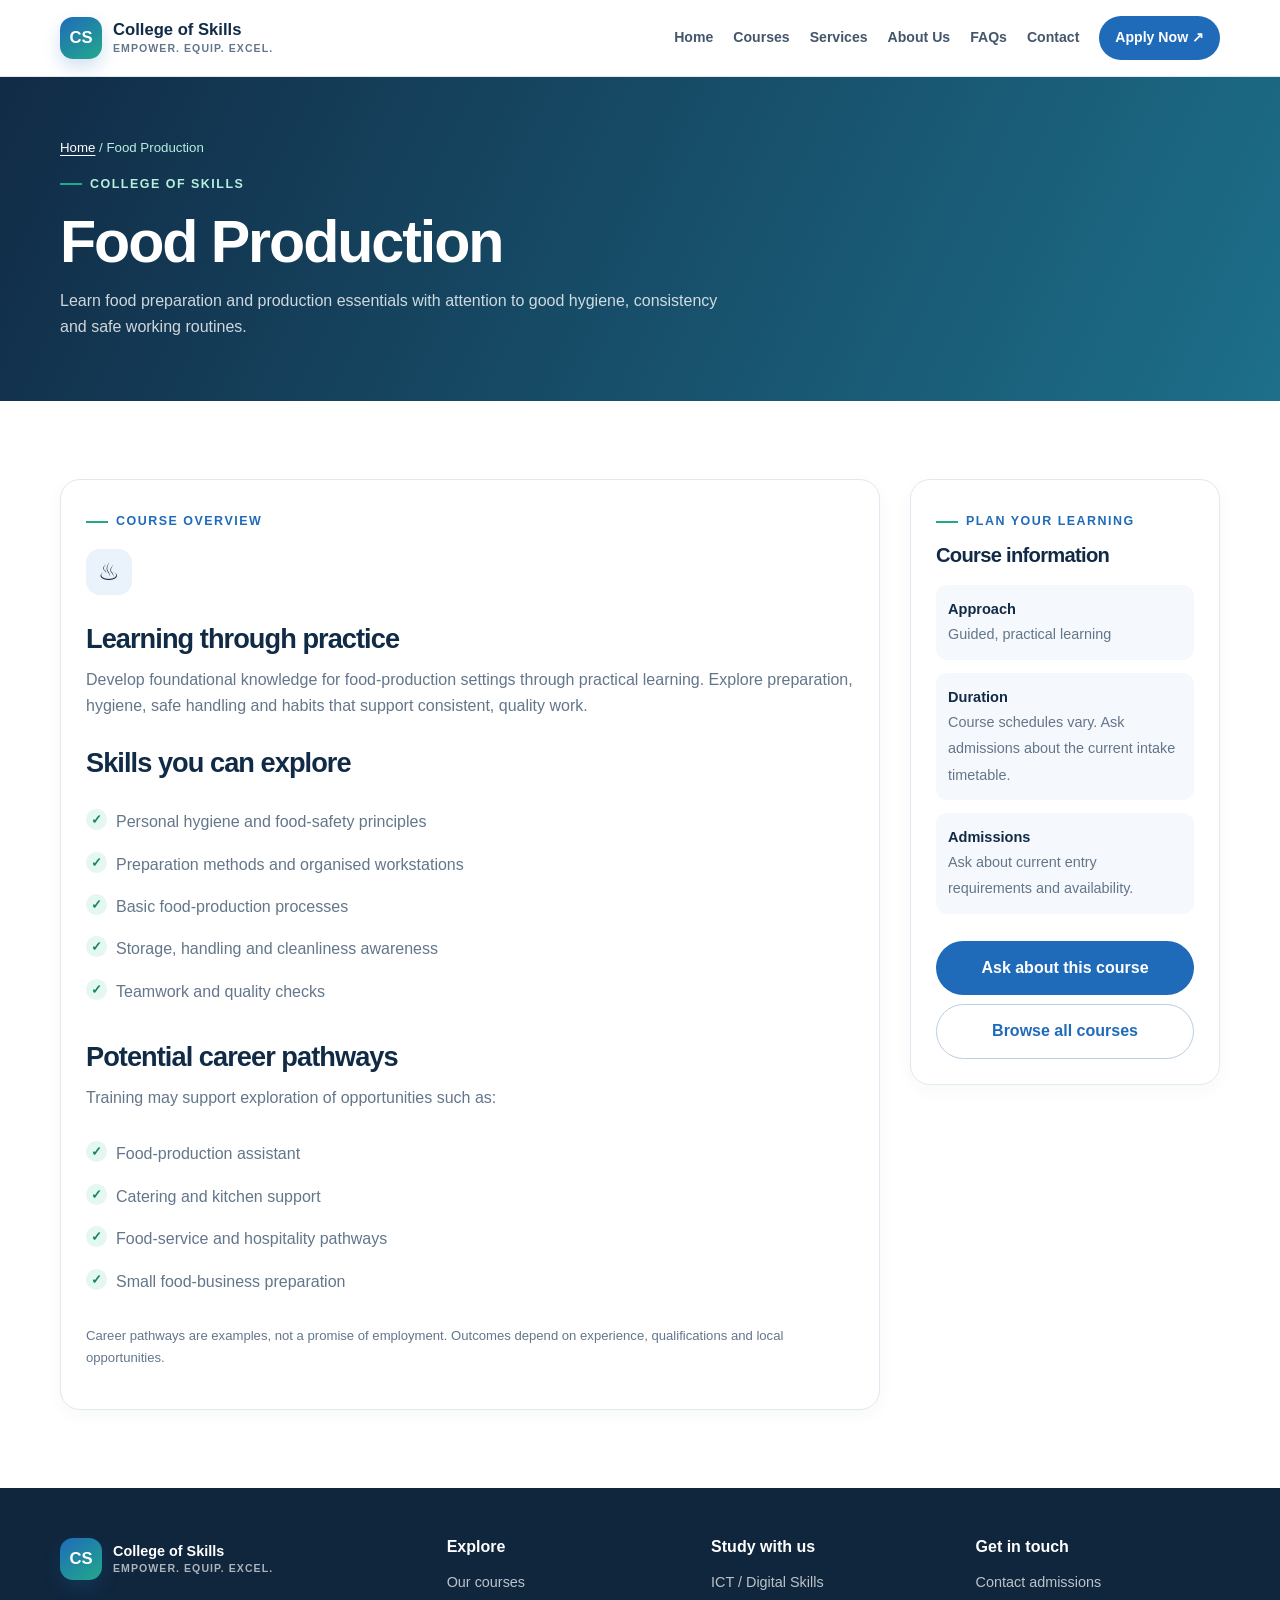
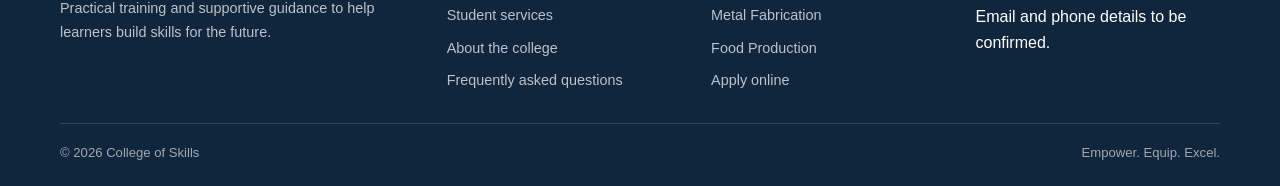
<file: food-production.html>
﻿<!doctype html><html lang="en"><head><meta charset="utf-8"><meta name="viewport" content="width=device-width,initial-scale=1"><meta name="theme-color" content="#112b46"><meta name="description" content="Food Production overview, practical skills and course enquiries at College of Skills."><title>Food Production | College of Skills</title><link rel="icon" href="images/favicon.svg" type="image/svg+xml"><link rel="stylesheet" href="css/style.css"><script src="js/script.js" defer></script></head><body><a class="skip-link" href="#main">Skip to main content</a><header class="site-header"><div class="container nav-wrap"><a class="brand" href="index.html" aria-label="College of Skills homepage"><span class="brand-mark" aria-hidden="true">CS</span><span>College of Skills<small>EMPOWER. EQUIP. EXCEL.</small></span></a><button class="menu-toggle" type="button" aria-expanded="false" aria-controls="primary-navigation" aria-label="Open navigation menu"><span aria-hidden="true">☰</span></button><nav class="main-nav" id="primary-navigation" aria-label="Main navigation"><a href="index.html">Home</a><a href="courses.html">Courses</a><a href="services.html">Services</a><a href="about.html">About Us</a><a href="faq.html">FAQs</a><a href="contact.html">Contact</a><a class="nav-apply" href="application.html">Apply Now <span aria-hidden="true">↗</span></a></nav></div></header><main id="main"><section class="page-hero"><div class="container"><div class="breadcrumbs"><a class="breadcrumb-link" href="index.html">Home</a> / Food Production</div><span class="eyebrow" style="color:#b5f0df;margin-top:15px">College of Skills</span><h1>Food Production</h1><p>Learn food preparation and production essentials with attention to good hygiene, consistency and safe working routines.</p></div></section>
<section class="section"><div class="container detail-layout"><article class="content-card detail-main"><span class="eyebrow">Course overview</span><div class="icon-tile" style="margin-top:17px;font-size:1.5rem" aria-hidden="true">♨</div><h2>Learning through practice</h2><p>Develop foundational knowledge for food-production settings through practical learning. Explore preparation, hygiene, safe handling and habits that support consistent, quality work.</p><h2>Skills you can explore</h2><ul class="check-list"><li>Personal hygiene and food-safety principles</li>
<li>Preparation methods and organised workstations</li>
<li>Basic food-production processes</li>
<li>Storage, handling and cleanliness awareness</li>
<li>Teamwork and quality checks</li></ul><h2>Potential career pathways</h2><p>Training may support exploration of opportunities such as:</p><ul class="check-list"><li>Food-production assistant</li>
<li>Catering and kitchen support</li>
<li>Food-service and hospitality pathways</li>
<li>Small food-business preparation</li></ul><p class="fine-print">Career pathways are examples, not a promise of employment. Outcomes depend on experience, qualifications and local opportunities.</p></article><aside class="detail-aside content-card"><span class="eyebrow">Plan your learning</span><h3 style="margin-top:12px">Course information</h3><div class="course-facts"><div><strong>Approach</strong><span>Guided, practical learning</span></div><div><strong>Duration</strong><span>Course schedules vary. Ask admissions about the current intake timetable.</span></div><div><strong>Admissions</strong><span>Ask about current entry requirements and availability.</span></div></div><a class="button button-primary" href="application.html?course=Food%20Production">Ask about this course</a><a class="button button-outline" href="courses.html">Browse all courses</a></aside></div></section></main><footer class="site-footer"><div class="container"><div class="footer-grid"><div><a class="brand" href="index.html"><span class="brand-mark" aria-hidden="true">CS</span><span style="color:white">College of Skills<small style="color:rgba(255,255,255,.65)">EMPOWER. EQUIP. EXCEL.</small></span></a><p style="margin-top:17px;max-width:340px">Practical training and supportive guidance to help learners build skills for the future.</p></div><div><h3>Explore</h3><div class="footer-links"><a href="courses.html">Our courses</a><a href="services.html">Student services</a><a href="about.html">About the college</a><a href="faq.html">Frequently asked questions</a></div></div><div><h3>Study with us</h3><div class="footer-links"><a href="ict.html">ICT / Digital Skills</a><a href="metal-fabrication.html">Metal Fabrication</a><a href="food-production.html">Food Production</a><a href="application.html">Apply online</a></div></div><div><h3>Get in touch</h3><div class="footer-links"><a href="contact.html">Contact admissions</a><span>Email and phone details to be confirmed.</span></div></div></div><div class="footer-bottom"><span>© <span data-year></span> College of Skills</span><span>Empower. Equip. Excel.</span></div></div></footer></body></html>
</file>
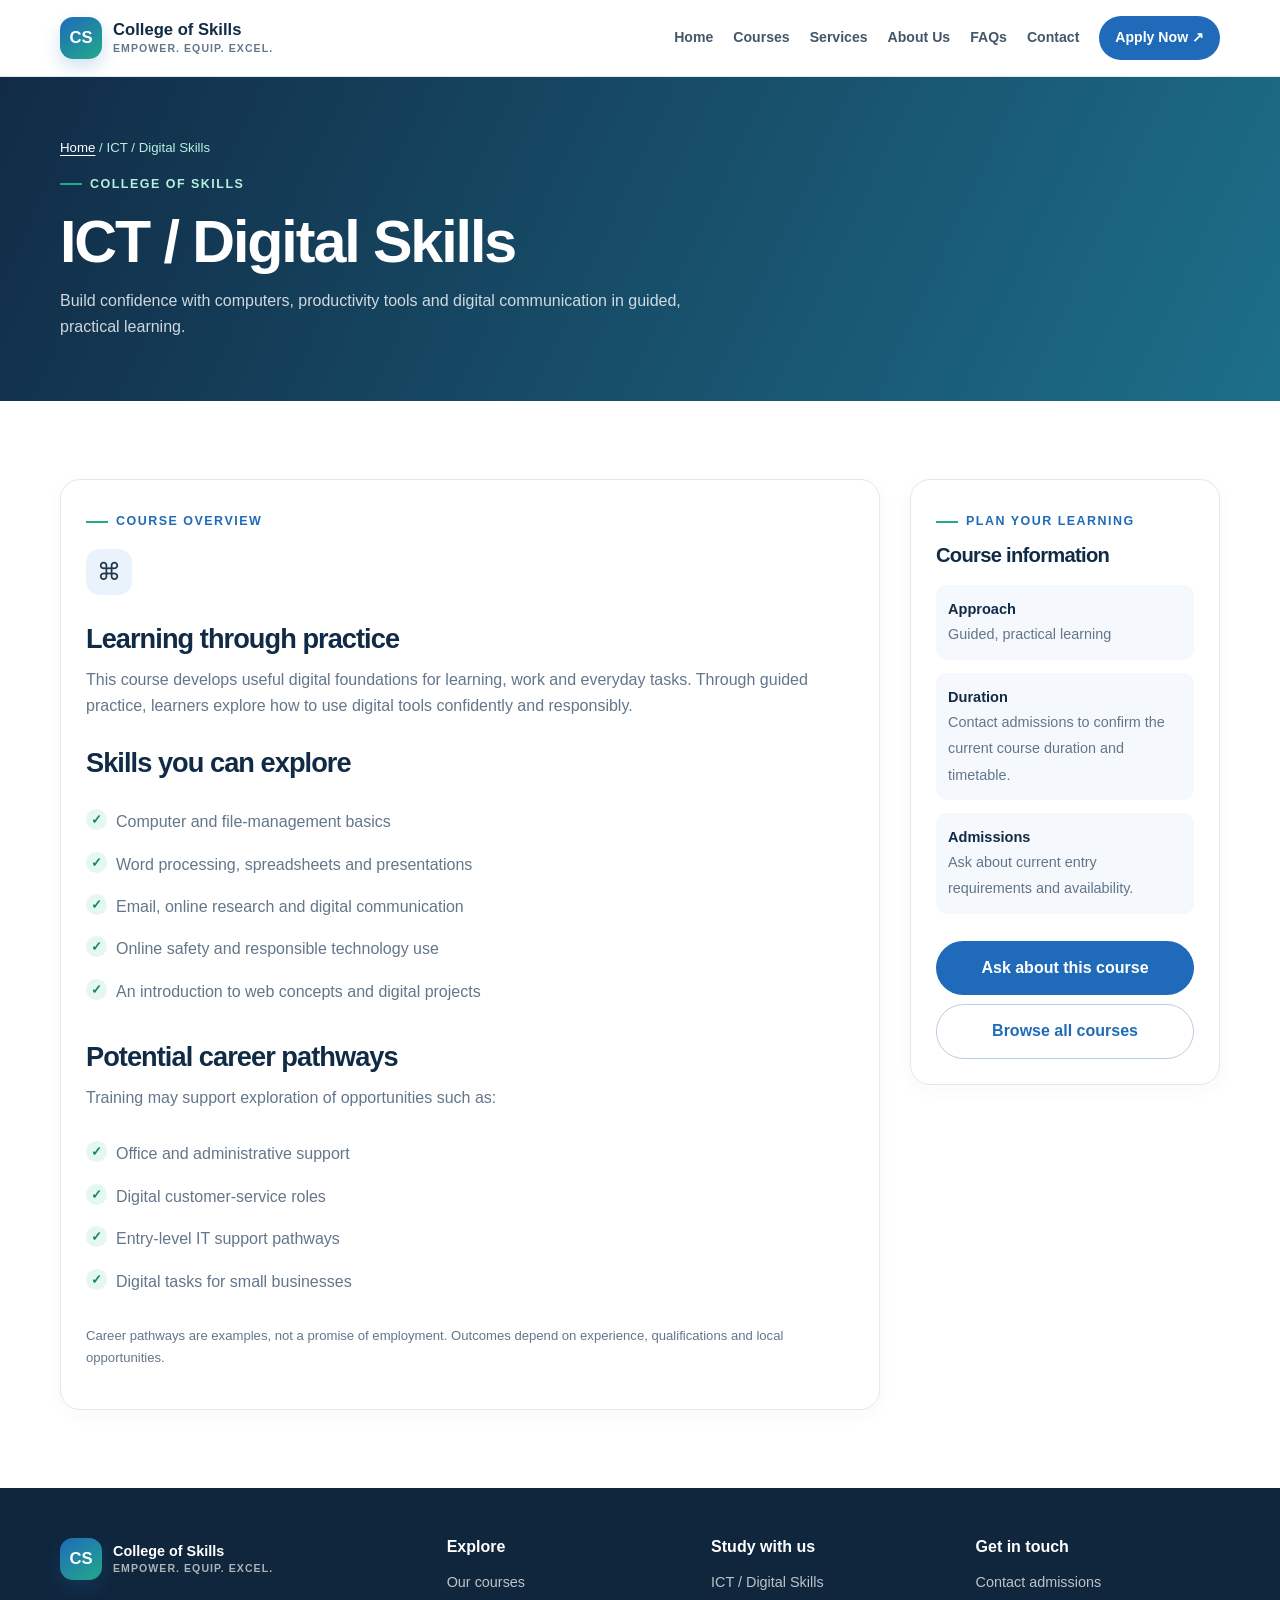
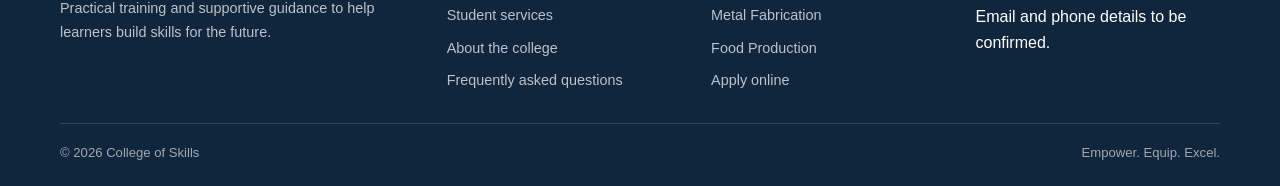
<file: ict.html>
﻿<!doctype html><html lang="en"><head><meta charset="utf-8"><meta name="viewport" content="width=device-width,initial-scale=1"><meta name="theme-color" content="#112b46"><meta name="description" content="ICT / Digital Skills overview, practical skills and course enquiries at College of Skills."><title>ICT / Digital Skills | College of Skills</title><link rel="icon" href="images/favicon.svg" type="image/svg+xml"><link rel="stylesheet" href="css/style.css"><script src="js/script.js" defer></script></head><body><a class="skip-link" href="#main">Skip to main content</a><header class="site-header"><div class="container nav-wrap"><a class="brand" href="index.html" aria-label="College of Skills homepage"><span class="brand-mark" aria-hidden="true">CS</span><span>College of Skills<small>EMPOWER. EQUIP. EXCEL.</small></span></a><button class="menu-toggle" type="button" aria-expanded="false" aria-controls="primary-navigation" aria-label="Open navigation menu"><span aria-hidden="true">☰</span></button><nav class="main-nav" id="primary-navigation" aria-label="Main navigation"><a href="index.html">Home</a><a href="courses.html">Courses</a><a href="services.html">Services</a><a href="about.html">About Us</a><a href="faq.html">FAQs</a><a href="contact.html">Contact</a><a class="nav-apply" href="application.html">Apply Now <span aria-hidden="true">↗</span></a></nav></div></header><main id="main"><section class="page-hero"><div class="container"><div class="breadcrumbs"><a class="breadcrumb-link" href="index.html">Home</a> / ICT / Digital Skills</div><span class="eyebrow" style="color:#b5f0df;margin-top:15px">College of Skills</span><h1>ICT / Digital Skills</h1><p>Build confidence with computers, productivity tools and digital communication in guided, practical learning.</p></div></section>
<section class="section"><div class="container detail-layout"><article class="content-card detail-main"><span class="eyebrow">Course overview</span><div class="icon-tile" style="margin-top:17px;font-size:1.5rem" aria-hidden="true">⌘</div><h2>Learning through practice</h2><p>This course develops useful digital foundations for learning, work and everyday tasks. Through guided practice, learners explore how to use digital tools confidently and responsibly.</p><h2>Skills you can explore</h2><ul class="check-list"><li>Computer and file-management basics</li>
<li>Word processing, spreadsheets and presentations</li>
<li>Email, online research and digital communication</li>
<li>Online safety and responsible technology use</li>
<li>An introduction to web concepts and digital projects</li></ul><h2>Potential career pathways</h2><p>Training may support exploration of opportunities such as:</p><ul class="check-list"><li>Office and administrative support</li>
<li>Digital customer-service roles</li>
<li>Entry-level IT support pathways</li>
<li>Digital tasks for small businesses</li></ul><p class="fine-print">Career pathways are examples, not a promise of employment. Outcomes depend on experience, qualifications and local opportunities.</p></article><aside class="detail-aside content-card"><span class="eyebrow">Plan your learning</span><h3 style="margin-top:12px">Course information</h3><div class="course-facts"><div><strong>Approach</strong><span>Guided, practical learning</span></div><div><strong>Duration</strong><span>Contact admissions to confirm the current course duration and timetable.</span></div><div><strong>Admissions</strong><span>Ask about current entry requirements and availability.</span></div></div><a class="button button-primary" href="application.html?course=ICT%20%2F%20Digital%20Skills">Ask about this course</a><a class="button button-outline" href="courses.html">Browse all courses</a></aside></div></section></main><footer class="site-footer"><div class="container"><div class="footer-grid"><div><a class="brand" href="index.html"><span class="brand-mark" aria-hidden="true">CS</span><span style="color:white">College of Skills<small style="color:rgba(255,255,255,.65)">EMPOWER. EQUIP. EXCEL.</small></span></a><p style="margin-top:17px;max-width:340px">Practical training and supportive guidance to help learners build skills for the future.</p></div><div><h3>Explore</h3><div class="footer-links"><a href="courses.html">Our courses</a><a href="services.html">Student services</a><a href="about.html">About the college</a><a href="faq.html">Frequently asked questions</a></div></div><div><h3>Study with us</h3><div class="footer-links"><a href="ict.html">ICT / Digital Skills</a><a href="metal-fabrication.html">Metal Fabrication</a><a href="food-production.html">Food Production</a><a href="application.html">Apply online</a></div></div><div><h3>Get in touch</h3><div class="footer-links"><a href="contact.html">Contact admissions</a><span>Email and phone details to be confirmed.</span></div></div></div><div class="footer-bottom"><span>© <span data-year></span> College of Skills</span><span>Empower. Equip. Excel.</span></div></div></footer></body></html>
</file>
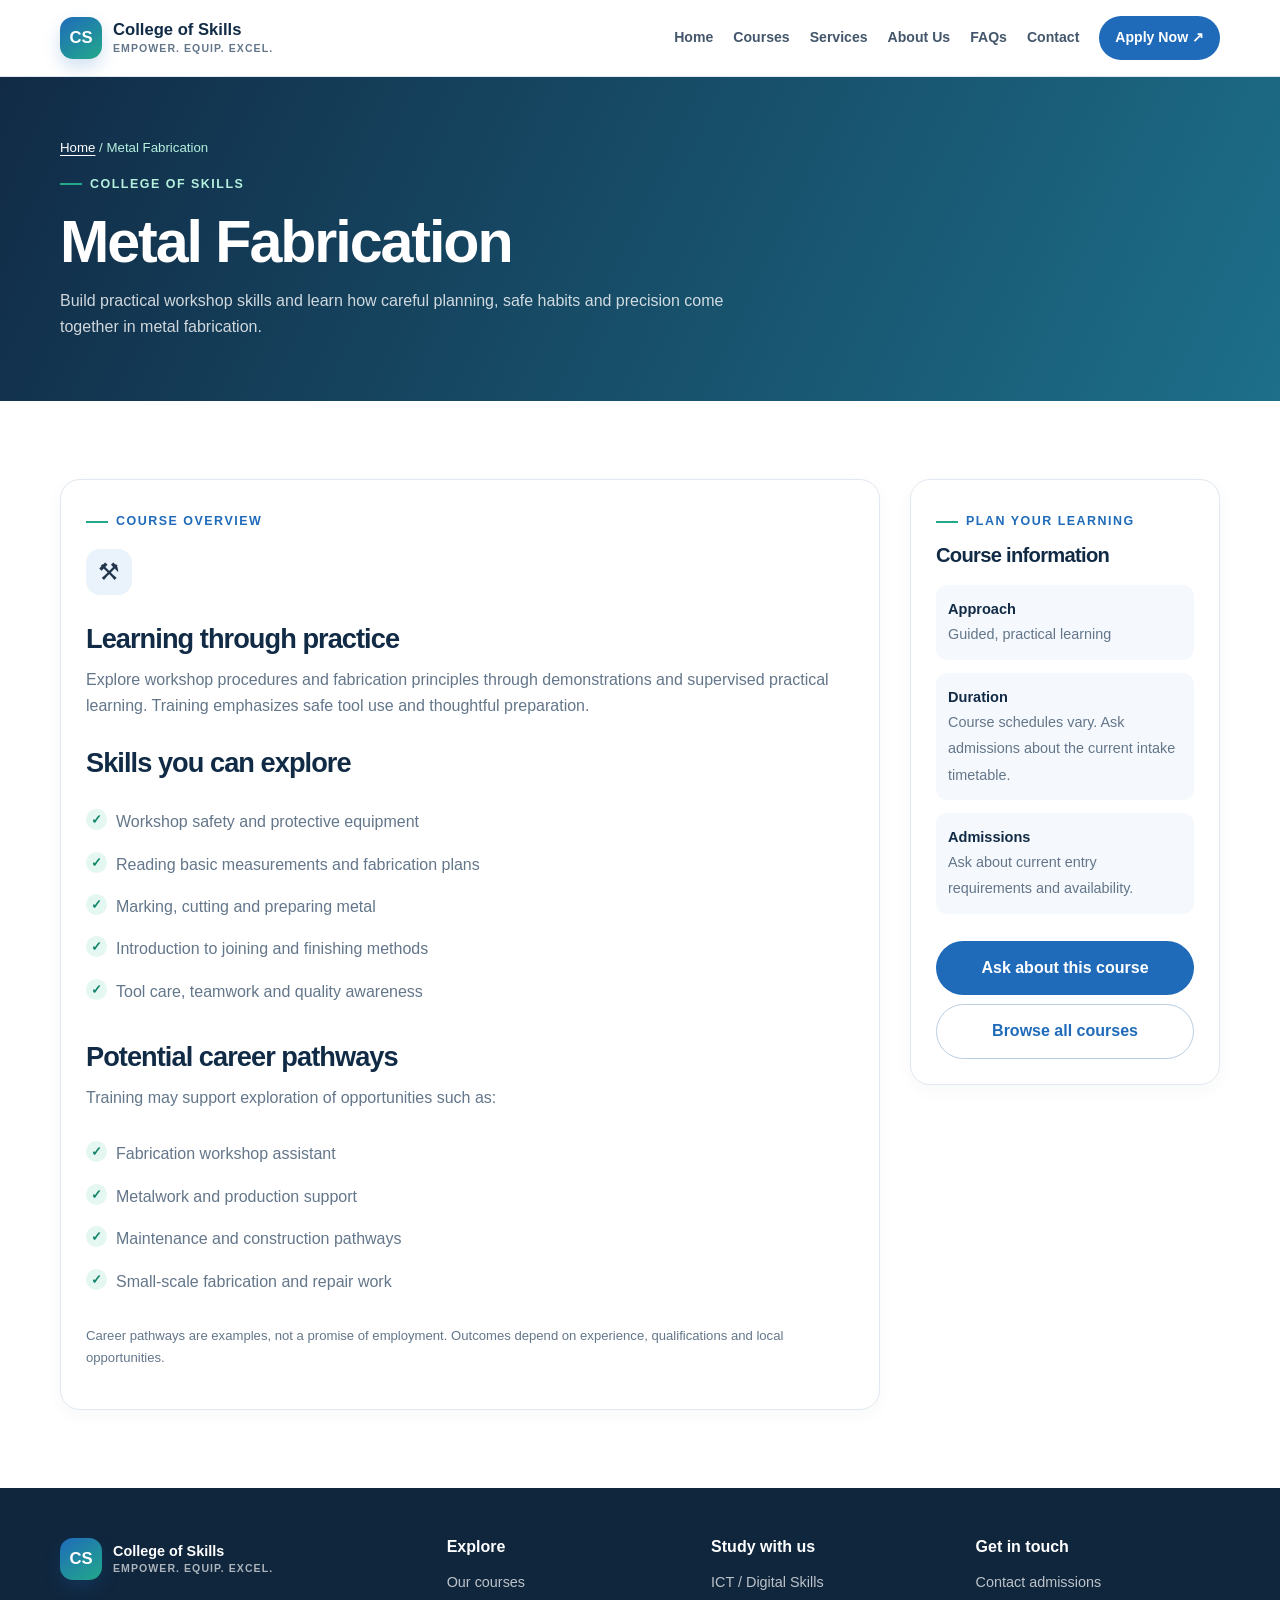
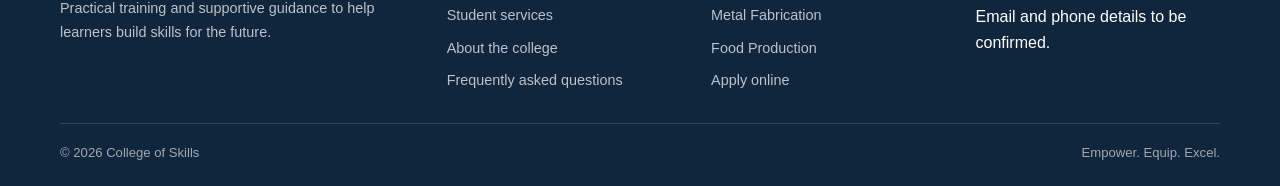
<file: metal-fabrication.html>
﻿<!doctype html><html lang="en"><head><meta charset="utf-8"><meta name="viewport" content="width=device-width,initial-scale=1"><meta name="theme-color" content="#112b46"><meta name="description" content="Metal Fabrication overview, practical skills and course enquiries at College of Skills."><title>Metal Fabrication | College of Skills</title><link rel="icon" href="images/favicon.svg" type="image/svg+xml"><link rel="stylesheet" href="css/style.css"><script src="js/script.js" defer></script></head><body><a class="skip-link" href="#main">Skip to main content</a><header class="site-header"><div class="container nav-wrap"><a class="brand" href="index.html" aria-label="College of Skills homepage"><span class="brand-mark" aria-hidden="true">CS</span><span>College of Skills<small>EMPOWER. EQUIP. EXCEL.</small></span></a><button class="menu-toggle" type="button" aria-expanded="false" aria-controls="primary-navigation" aria-label="Open navigation menu"><span aria-hidden="true">☰</span></button><nav class="main-nav" id="primary-navigation" aria-label="Main navigation"><a href="index.html">Home</a><a href="courses.html">Courses</a><a href="services.html">Services</a><a href="about.html">About Us</a><a href="faq.html">FAQs</a><a href="contact.html">Contact</a><a class="nav-apply" href="application.html">Apply Now <span aria-hidden="true">↗</span></a></nav></div></header><main id="main"><section class="page-hero"><div class="container"><div class="breadcrumbs"><a class="breadcrumb-link" href="index.html">Home</a> / Metal Fabrication</div><span class="eyebrow" style="color:#b5f0df;margin-top:15px">College of Skills</span><h1>Metal Fabrication</h1><p>Build practical workshop skills and learn how careful planning, safe habits and precision come together in metal fabrication.</p></div></section>
<section class="section"><div class="container detail-layout"><article class="content-card detail-main"><span class="eyebrow">Course overview</span><div class="icon-tile" style="margin-top:17px;font-size:1.5rem" aria-hidden="true">⚒</div><h2>Learning through practice</h2><p>Explore workshop procedures and fabrication principles through demonstrations and supervised practical learning. Training emphasizes safe tool use and thoughtful preparation.</p><h2>Skills you can explore</h2><ul class="check-list"><li>Workshop safety and protective equipment</li>
<li>Reading basic measurements and fabrication plans</li>
<li>Marking, cutting and preparing metal</li>
<li>Introduction to joining and finishing methods</li>
<li>Tool care, teamwork and quality awareness</li></ul><h2>Potential career pathways</h2><p>Training may support exploration of opportunities such as:</p><ul class="check-list"><li>Fabrication workshop assistant</li>
<li>Metalwork and production support</li>
<li>Maintenance and construction pathways</li>
<li>Small-scale fabrication and repair work</li></ul><p class="fine-print">Career pathways are examples, not a promise of employment. Outcomes depend on experience, qualifications and local opportunities.</p></article><aside class="detail-aside content-card"><span class="eyebrow">Plan your learning</span><h3 style="margin-top:12px">Course information</h3><div class="course-facts"><div><strong>Approach</strong><span>Guided, practical learning</span></div><div><strong>Duration</strong><span>Course schedules vary. Ask admissions about the current intake timetable.</span></div><div><strong>Admissions</strong><span>Ask about current entry requirements and availability.</span></div></div><a class="button button-primary" href="application.html?course=Metal%20Fabrication">Ask about this course</a><a class="button button-outline" href="courses.html">Browse all courses</a></aside></div></section></main><footer class="site-footer"><div class="container"><div class="footer-grid"><div><a class="brand" href="index.html"><span class="brand-mark" aria-hidden="true">CS</span><span style="color:white">College of Skills<small style="color:rgba(255,255,255,.65)">EMPOWER. EQUIP. EXCEL.</small></span></a><p style="margin-top:17px;max-width:340px">Practical training and supportive guidance to help learners build skills for the future.</p></div><div><h3>Explore</h3><div class="footer-links"><a href="courses.html">Our courses</a><a href="services.html">Student services</a><a href="about.html">About the college</a><a href="faq.html">Frequently asked questions</a></div></div><div><h3>Study with us</h3><div class="footer-links"><a href="ict.html">ICT / Digital Skills</a><a href="metal-fabrication.html">Metal Fabrication</a><a href="food-production.html">Food Production</a><a href="application.html">Apply online</a></div></div><div><h3>Get in touch</h3><div class="footer-links"><a href="contact.html">Contact admissions</a><span>Email and phone details to be confirmed.</span></div></div></div><div class="footer-bottom"><span>© <span data-year></span> College of Skills</span><span>Empower. Equip. Excel.</span></div></div></footer></body></html>
</file>
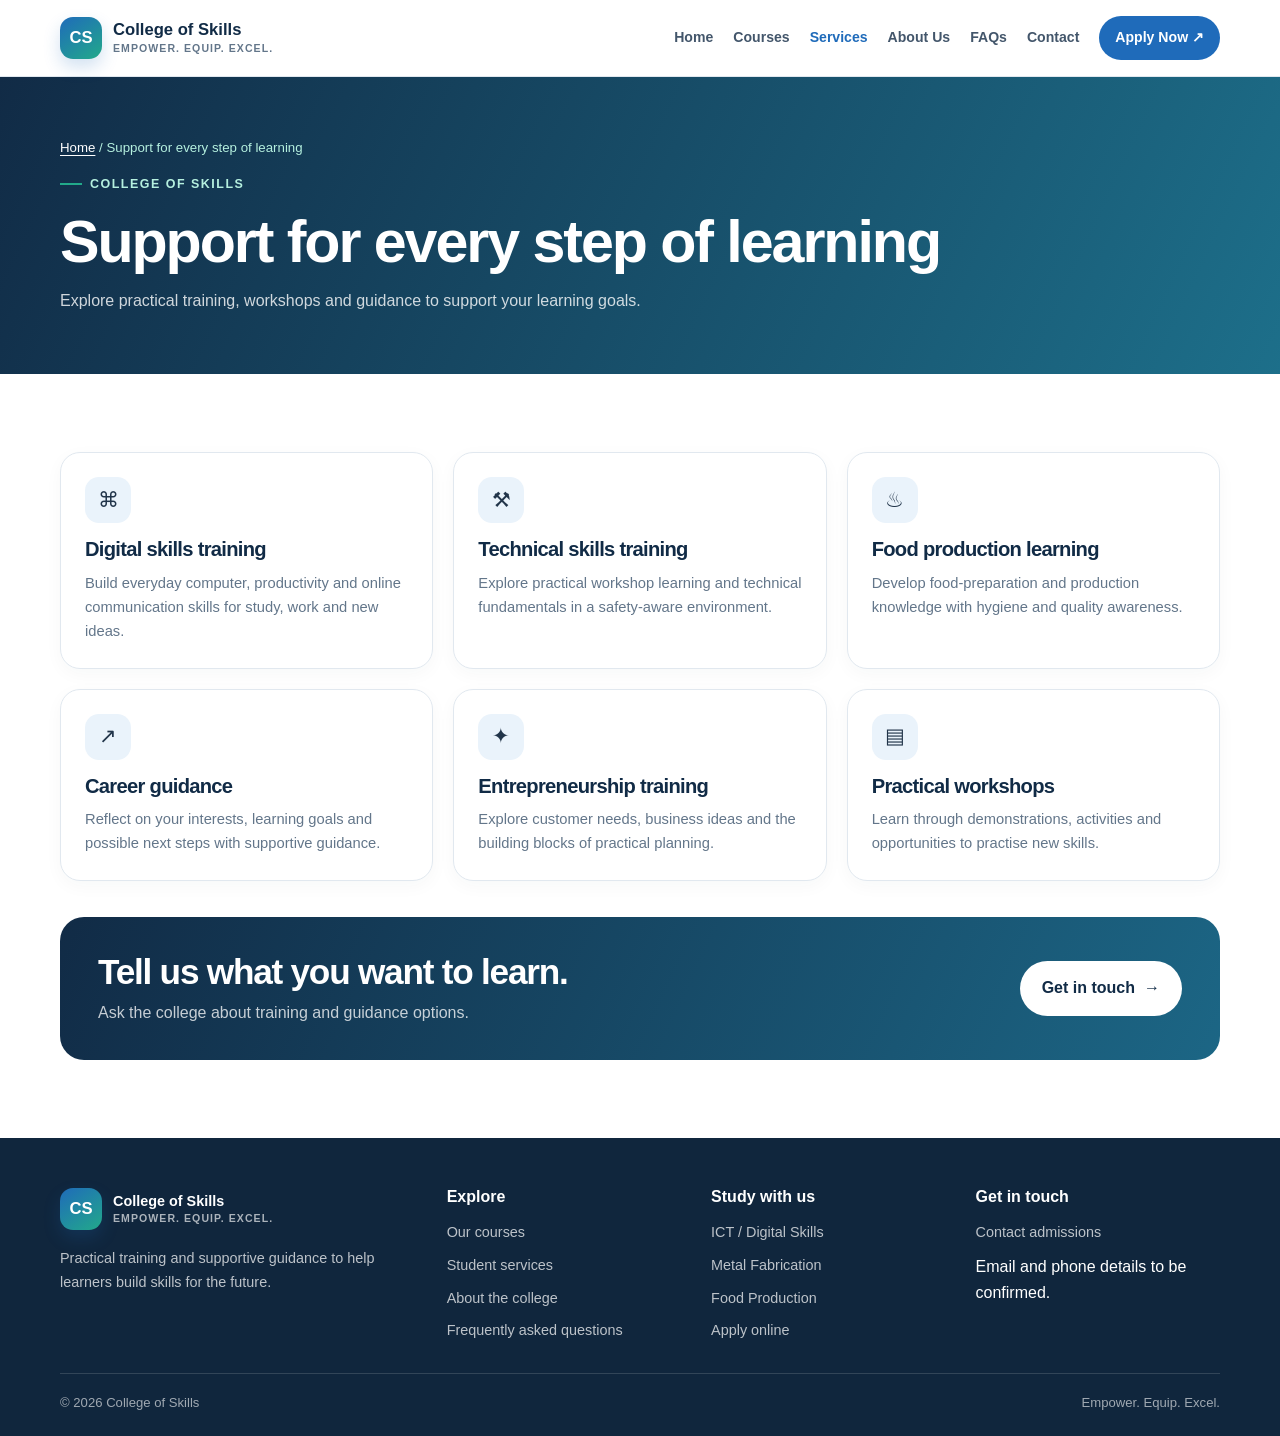
<file: services.html>
﻿<!doctype html><html lang="en"><head><meta charset="utf-8"><meta name="viewport" content="width=device-width,initial-scale=1"><meta name="theme-color" content="#112b46"><meta name="description" content="Explore training, career guidance and workshop services at College of Skills."><title>Services | College of Skills</title><link rel="icon" href="images/favicon.svg" type="image/svg+xml"><link rel="stylesheet" href="css/style.css"><script src="js/script.js" defer></script></head><body><a class="skip-link" href="#main">Skip to main content</a><header class="site-header"><div class="container nav-wrap"><a class="brand" href="index.html" aria-label="College of Skills homepage"><span class="brand-mark" aria-hidden="true">CS</span><span>College of Skills<small>EMPOWER. EQUIP. EXCEL.</small></span></a><button class="menu-toggle" type="button" aria-expanded="false" aria-controls="primary-navigation" aria-label="Open navigation menu"><span aria-hidden="true">☰</span></button><nav class="main-nav" id="primary-navigation" aria-label="Main navigation"><a href="index.html">Home</a><a href="courses.html">Courses</a><a href="services.html">Services</a><a href="about.html">About Us</a><a href="faq.html">FAQs</a><a href="contact.html">Contact</a><a class="nav-apply" href="application.html">Apply Now <span aria-hidden="true">↗</span></a></nav></div></header><main id="main"><section class="page-hero"><div class="container"><div class="breadcrumbs"><a class="breadcrumb-link" href="index.html">Home</a> / Support for every step of learning</div><span class="eyebrow" style="color:#b5f0df;margin-top:15px">College of Skills</span><h1>Support for every step of learning</h1><p>Explore practical training, workshops and guidance to support your learning goals.</p></div></section>
<section class="section"><div class="container"><div class="service-grid"><article class="service-card"><div class="icon-tile" aria-hidden="true">⌘</div><h3>Digital skills training</h3><p>Build everyday computer, productivity and online communication skills for study, work and new ideas.</p></article>
<article class="service-card"><div class="icon-tile" aria-hidden="true">⚒</div><h3>Technical skills training</h3><p>Explore practical workshop learning and technical fundamentals in a safety-aware environment.</p></article>
<article class="service-card"><div class="icon-tile" aria-hidden="true">♨</div><h3>Food production learning</h3><p>Develop food-preparation and production knowledge with hygiene and quality awareness.</p></article>
<article class="service-card"><div class="icon-tile" aria-hidden="true">↗</div><h3>Career guidance</h3><p>Reflect on your interests, learning goals and possible next steps with supportive guidance.</p></article>
<article class="service-card"><div class="icon-tile" aria-hidden="true">✦</div><h3>Entrepreneurship training</h3><p>Explore customer needs, business ideas and the building blocks of practical planning.</p></article>
<article class="service-card"><div class="icon-tile" aria-hidden="true">▤</div><h3>Practical workshops</h3><p>Learn through demonstrations, activities and opportunities to practise new skills.</p></article></div><div class="cta-band" style="margin-top:36px"><div><h2>Tell us what you want to learn.</h2><p>Ask the college about training and guidance options.</p></div><a class="button button-light" href="contact.html">Get in touch <span aria-hidden="true">→</span></a></div></div></section></main><footer class="site-footer"><div class="container"><div class="footer-grid"><div><a class="brand" href="index.html"><span class="brand-mark" aria-hidden="true">CS</span><span style="color:white">College of Skills<small style="color:rgba(255,255,255,.65)">EMPOWER. EQUIP. EXCEL.</small></span></a><p style="margin-top:17px;max-width:340px">Practical training and supportive guidance to help learners build skills for the future.</p></div><div><h3>Explore</h3><div class="footer-links"><a href="courses.html">Our courses</a><a href="services.html">Student services</a><a href="about.html">About the college</a><a href="faq.html">Frequently asked questions</a></div></div><div><h3>Study with us</h3><div class="footer-links"><a href="ict.html">ICT / Digital Skills</a><a href="metal-fabrication.html">Metal Fabrication</a><a href="food-production.html">Food Production</a><a href="application.html">Apply online</a></div></div><div><h3>Get in touch</h3><div class="footer-links"><a href="contact.html">Contact admissions</a><span>Email and phone details to be confirmed.</span></div></div></div><div class="footer-bottom"><span>© <span data-year></span> College of Skills</span><span>Empower. Equip. Excel.</span></div></div></footer></body></html>
</file>
<file: css/style.css>
﻿:root{--navy:#112b46;--blue:#1f6bba;--teal:#22a98a;--gold:#f6b942;--ink:#22354a;--muted:#63768a;--paper:#f5f8fc;--white:#fff;--line:#e1e8ef;--shadow:0 16px 42px rgba(17,43,70,.09);--radius:20px;--font:Inter,"Segoe UI",Arial,sans-serif}
*{box-sizing:border-box}html{scroll-behavior:smooth;scroll-padding-top:90px}body{margin:0;color:var(--ink);background:var(--white);font-family:var(--font);line-height:1.65}a{color:inherit;text-decoration:none}button,input,select,textarea{font:inherit}img{max-width:100%}.container{width:min(1160px,calc(100% - 40px));margin:auto}.skip-link{position:absolute;top:-60px;left:16px;background:#fff;color:var(--navy);padding:12px;z-index:200}.skip-link:focus{top:10px}.site-header{position:sticky;top:0;z-index:100;background:rgba(255,255,255,.97);border-bottom:1px solid var(--line);backdrop-filter:blur(12px)}.nav-wrap{height:76px;display:flex;align-items:center;justify-content:space-between;gap:24px}.brand{display:inline-flex;align-items:center;gap:11px;color:var(--navy);font-size:1.04rem;font-weight:800;line-height:1.1}.brand-mark{width:42px;height:42px;display:grid;place-items:center;color:#fff;background:linear-gradient(145deg,var(--blue),var(--teal));border-radius:13px;font-size:1.04rem;box-shadow:0 8px 17px rgba(31,107,186,.2)}.brand small{display:block;color:var(--muted);font-size:.66rem;font-weight:700;letter-spacing:.1em;margin-top:4px}.main-nav{display:flex;align-items:center;gap:20px}.main-nav a{font-size:.88rem;color:#43566b;font-weight:650;transition:color .2s}.main-nav a:hover,.main-nav a[aria-current=page]{color:var(--blue)}.main-nav .nav-apply{padding:10px 16px;color:#fff;background:var(--blue);border-radius:999px}.menu-toggle{display:none;border:1px solid var(--line);background:#fff;color:var(--navy);border-radius:12px;padding:9px 12px;font-size:1.2rem;cursor:pointer}.button{display:inline-flex;justify-content:center;align-items:center;gap:9px;padding:13px 21px;border:1px solid transparent;border-radius:999px;font-weight:750;transition:transform .2s,box-shadow .2s,background .2s;cursor:pointer}.button:hover{transform:translateY(-2px);box-shadow:0 10px 22px rgba(17,43,70,.13)}.button-primary{color:white;background:var(--blue)}.button-primary:hover{background:#185c9f}.button-light{color:var(--navy);background:white}.button-outline{color:var(--blue);background:transparent;border-color:#b9cee1}.eyebrow{display:inline-flex;align-items:center;gap:8px;color:var(--blue);font-size:.78rem;font-weight:800;letter-spacing:.12em;text-transform:uppercase}.eyebrow:before{content:"";width:22px;height:2px;background:var(--teal)}h1,h2,h3{color:var(--navy);line-height:1.17;letter-spacing:-.035em}h1{font-size:clamp(2.5rem,5.5vw,4.8rem);margin:17px 0}h2{font-size:clamp(1.9rem,3.7vw,3rem);margin:0 0 14px}h3{font-size:1.26rem;margin:0 0 9px}p{margin:0 0 16px;color:var(--muted)}.hero{position:relative;overflow:hidden;padding:82px 0 86px;background:linear-gradient(113deg,#112b46,#153f66 54%,#1d6f8a);color:white}.hero:after{content:"";position:absolute;right:-140px;top:-220px;width:590px;height:590px;border:1px solid rgba(255,255,255,.16);border-radius:50%;box-shadow:0 0 0 52px rgba(255,255,255,.04),0 0 0 108px rgba(255,255,255,.03)}.hero .container{position:relative;z-index:1;display:grid;grid-template-columns:1.05fr .95fr;align-items:center;gap:50px}.hero h1{color:white}.hero h1 span{color:#f5c262}.hero-copy{max-width:600px;color:rgba(255,255,255,.82);font-size:1.07rem}.hero .eyebrow{color:#b5f0df}.hero-actions{display:flex;flex-wrap:wrap;gap:12px;margin-top:26px}.hero-note{margin-top:24px;color:rgba(255,255,255,.78);font-size:.89rem}.hero-art{position:relative;min-height:330px}.hero-art img{position:absolute;inset:0;width:100%;height:100%;object-fit:contain;filter:drop-shadow(0 24px 32px rgba(0,0,0,.16))}.hero-tag{position:absolute;bottom:12px;left:5px;background:white;color:var(--navy);padding:12px 16px;border-radius:14px;box-shadow:var(--shadow);font-size:.86rem;font-weight:750}.section{padding:78px 0}.section-soft{background:var(--paper)}.section-heading{max-width:680px;margin:0 auto 36px;text-align:center}.section-heading p{margin:10px auto 0;max-width:580px}.course-grid,.service-grid,.footer-grid{display:grid;gap:20px}.course-grid{grid-template-columns:repeat(3,1fr)}.course-card,.service-card,.content-card,.faq-item{background:white;border:1px solid var(--line);border-radius:var(--radius);box-shadow:0 5px 18px rgba(17,43,70,.035)}.course-card{overflow:hidden;transition:transform .22s,box-shadow .22s}.course-card:hover,.service-card:hover{transform:translateY(-5px);box-shadow:var(--shadow)}.course-art{height:145px;display:grid;place-items:center;background:linear-gradient(135deg,#e8f2fb,#eef9f6);font-size:3.4rem}.course-card:nth-child(2) .course-art{background:linear-gradient(135deg,#fff4df,#f7eee7)}.course-card:nth-child(3) .course-art{background:linear-gradient(135deg,#e9f7ed,#f8f4e8)}.course-copy{padding:22px}.course-copy p{font-size:.94rem;min-height:72px}.text-link{display:inline-flex;align-items:center;gap:7px;color:var(--blue);font-size:.92rem;font-weight:750}.text-link:hover{gap:11px}.split{display:grid;grid-template-columns:1fr 1fr;align-items:center;gap:50px}.illustration-box{min-height:300px;display:grid;place-items:center;padding:24px;background:linear-gradient(145deg,#e8f3fb,#ecf8f4);border-radius:28px}.illustration-box img{width:min(100%,440px)}.check-list{list-style:none;padding:0;margin:22px 0}.check-list li{position:relative;padding:8px 0 8px 30px;color:var(--muted)}.check-list li:before{position:absolute;left:0;content:"✓";display:grid;place-items:center;width:21px;height:21px;border-radius:50%;background:#e4f7f0;color:#128568;font-size:.8rem;font-weight:800}.cta-band{padding:34px 38px;border-radius:24px;background:linear-gradient(115deg,var(--navy),#1c6685);display:flex;align-items:center;justify-content:space-between;gap:20px;color:white}.cta-band h2{color:white;font-size:clamp(1.5rem,3vw,2.2rem);margin-bottom:8px}.cta-band p{color:rgba(255,255,255,.76);margin:0}.service-grid{grid-template-columns:repeat(3,1fr)}.service-card{padding:24px}.icon-tile{width:46px;height:46px;display:grid;place-items:center;margin-bottom:15px;border-radius:14px;background:#eaf3fb;font-size:1.3rem}.service-card p{font-size:.92rem;margin-bottom:0}.site-footer{padding:50px 0 22px;background:#10263d;color:white}.footer-grid{grid-template-columns:1.5fr 1fr 1fr 1fr;padding-bottom:30px}.site-footer h3{color:white;font-size:1rem;letter-spacing:0;margin-bottom:14px}.site-footer p,.site-footer a{color:rgba(255,255,255,.72);font-size:.9rem}.footer-links{display:grid;gap:9px}.site-footer a:hover{color:white}.footer-bottom{display:flex;justify-content:space-between;gap:12px;border-top:1px solid rgba(255,255,255,.14);padding-top:18px;color:rgba(255,255,255,.6);font-size:.82rem}.page-hero{padding:60px 0;background:linear-gradient(115deg,#112b46,#1d6f8a);color:white}.page-hero h1{color:white;font-size:clamp(2.2rem,4.7vw,3.7rem);margin:12px 0}.page-hero p{color:rgba(255,255,255,.8);max-width:680px;margin:0}.breadcrumbs{color:#b5f0df;font-size:.83rem}.breadcrumb-link{color:white;text-decoration:underline;text-underline-offset:3px}.detail-layout{display:grid;grid-template-columns:minmax(0,1fr) 310px;gap:30px;align-items:start}.content-card{padding:25px}.detail-main h2{font-size:1.7rem;margin:28px 0 12px}.detail-main h2:first-child{margin-top:0}.detail-aside{position:sticky;top:98px}.detail-aside .button{width:100%;margin-top:9px}.course-facts{display:grid;gap:13px;margin:18px 0}.course-facts div{padding:12px;background:var(--paper);border-radius:11px}.course-facts strong{display:block;color:var(--navy);font-size:.91rem}.course-facts span{color:var(--muted);font-size:.9rem}.form-layout{display:grid;grid-template-columns:minmax(0,1.2fr) minmax(260px,.8fr);gap:25px;align-items:start}.form-card{padding:27px}.form-grid{display:grid;grid-template-columns:1fr 1fr;gap:16px}.field{display:grid;gap:7px}.field.full{grid-column:1/-1}.field label{font-weight:700;color:var(--navy);font-size:.91rem}.field input,.field select,.field textarea{width:100%;padding:12px;border:1px solid #cbd7e2;border-radius:11px;color:var(--ink);background:white}.field textarea{min-height:120px;resize:vertical}.field :focus{outline:3px solid rgba(31,107,186,.15);border-color:var(--blue)}.form-notice{display:none;margin-top:11px;padding:12px;border-radius:11px;background:#e6f6ee;color:#14694e}.form-notice.show{display:block}.fine-print{font-size:.82rem}.faq-list{display:grid;gap:12px;max-width:850px;margin:auto}.faq-item{padding:0 20px}.faq-item summary{position:relative;padding:18px 34px 18px 0;cursor:pointer;list-style:none;color:var(--navy);font-weight:750}.faq-item summary::-webkit-details-marker{display:none}.faq-item summary:after{content:"+";position:absolute;right:0;top:16px;color:var(--blue);font-size:1.35rem}.faq-item[open] summary:after{content:"−"}.faq-item p{margin:0 0 18px}.contact-grid{display:grid;grid-template-columns:.8fr 1.2fr;gap:24px}.contact-info{display:grid;gap:13px}.contact-line{padding:17px;background:var(--paper);border-radius:14px}.contact-line strong{display:block;color:var(--navy)}.map-placeholder{min-height:165px;display:grid;place-items:center;text-align:center;padding:22px;background:linear-gradient(135deg,#e8f2fb,#f0f7f4);border-radius:18px;color:var(--muted)}.social-links{display:grid;gap:7px;color:var(--blue);font-weight:700}.fine-print{color:var(--muted)}:focus-visible{outline:3px solid var(--gold);outline-offset:3px}::selection{background:#cde6fb;color:var(--navy)}.reveal{animation:appear .55s ease both}@keyframes appear{from{opacity:0;transform:translateY(12px)}to{opacity:1;transform:translateY(0)}}
@media(max-width:960px){.main-nav{gap:12px}.main-nav a{font-size:.82rem}.hero .container{gap:25px}.hero-art{min-height:280px}.course-grid{grid-template-columns:repeat(2,1fr)}.footer-grid{grid-template-columns:repeat(2,1fr)}}
@media(max-width:760px){.container{width:min(100% - 32px,600px)}.nav-wrap{height:68px}.menu-toggle{display:block}.main-nav{display:none;position:absolute;top:68px;left:0;right:0;padding:12px 20px 19px;background:white;border-bottom:1px solid var(--line);box-shadow:0 14px 24px rgba(17,43,70,.1);align-items:stretch;gap:3px}.main-nav.is-open{display:flex;flex-direction:column}.main-nav a{padding:9px;font-size:.95rem}.main-nav .nav-apply{text-align:center;margin-top:5px}.hero{padding:60px 0 68px}.hero .container{grid-template-columns:1fr}.hero-art{min-height:220px;max-width:430px;width:100%;margin:auto}.hero h1{font-size:clamp(2.45rem,12vw,4rem)}.section{padding:58px 0}.course-grid,.service-grid{grid-template-columns:1fr}.course-copy p{min-height:0}.split,.detail-layout,.form-layout,.contact-grid{grid-template-columns:1fr;gap:21px}.illustration-box{min-height:225px}.detail-aside{position:static}.cta-band{padding:26px;align-items:flex-start;flex-direction:column}.footer-grid{grid-template-columns:1fr 1fr;gap:23px}.footer-grid>div:first-child{grid-column:1/-1}.page-hero{padding:46px 0}.form-card{padding:20px}.form-grid{grid-template-columns:1fr}.field.full{grid-column:auto}.footer-bottom{flex-direction:column}}
@media(prefers-reduced-motion:reduce){*,*::before,*::after{scroll-behavior:auto!important;animation-duration:.01ms!important;animation-iteration-count:1!important;transition-duration:.01ms!important}}
</file>
